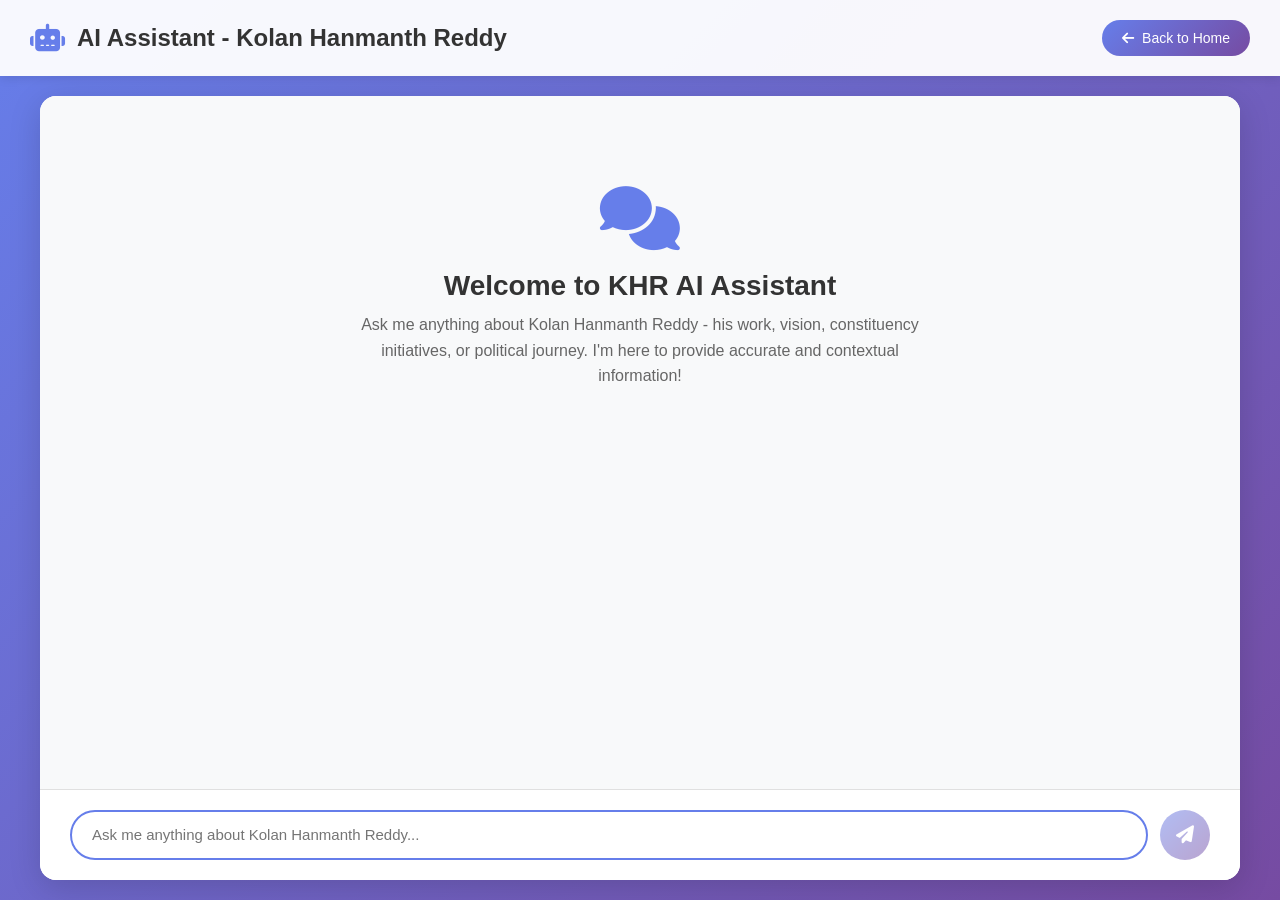
<file: ai-chat.html>
<!DOCTYPE html>
<html lang="en">
<head>
    <meta charset="UTF-8">
    <meta name="viewport" content="width=device-width, initial-scale=1.0">
    <title>AI Assistant - Kolan Hanmanth Reddy</title>
    <link rel="stylesheet" href="https://cdnjs.cloudflare.com/ajax/libs/font-awesome/6.4.0/css/all.min.css">
    <style>
        * {
            margin: 0;
            padding: 0;
            box-sizing: border-box;
        }

        body {
            font-family: 'Segoe UI', Tahoma, Geneva, Verdana, sans-serif;
            background: linear-gradient(135deg, #667eea 0%, #764ba2 100%);
            height: 100vh;
            display: flex;
            flex-direction: column;
            overflow: hidden;
        }

        /* Header */
        .chat-header {
            background: rgba(255, 255, 255, 0.95);
            padding: 20px 30px;
            box-shadow: 0 2px 10px rgba(0, 0, 0, 0.1);
            display: flex;
            align-items: center;
            justify-content: space-between;
        }

        .chat-header h1 {
            font-size: 24px;
            color: #333;
            display: flex;
            align-items: center;
            gap: 12px;
        }

        .chat-header h1 i {
            color: #667eea;
            font-size: 28px;
        }

        .back-btn {
            padding: 10px 20px;
            background: linear-gradient(135deg, #667eea 0%, #764ba2 100%);
            color: white;
            border: none;
            border-radius: 25px;
            cursor: pointer;
            font-size: 14px;
            text-decoration: none;
            display: flex;
            align-items: center;
            gap: 8px;
            transition: transform 0.2s;
        }

        .back-btn:hover {
            transform: translateY(-2px);
            box-shadow: 0 4px 12px rgba(102, 126, 234, 0.4);
        }

        /* Chat Container */
        .chat-container {
            flex: 1;
            max-width: 1200px;
            width: 100%;
            margin: 20px auto;
            background: white;
            border-radius: 16px;
            box-shadow: 0 8px 32px rgba(0, 0, 0, 0.15);
            display: flex;
            flex-direction: column;
            overflow: hidden;
        }

        /* Chat Messages */
        .chat-messages {
            flex: 1;
            overflow-y: auto;
            padding: 30px;
            background: #f8f9fa;
            scroll-behavior: smooth;
        }

        .chat-messages::-webkit-scrollbar {
            width: 8px;
        }

        .chat-messages::-webkit-scrollbar-track {
            background: #f1f1f1;
        }

        .chat-messages::-webkit-scrollbar-thumb {
            background: #888;
            border-radius: 4px;
        }

        .chat-messages::-webkit-scrollbar-thumb:hover {
            background: #555;
        }

        /* Welcome Message */
        .welcome-message {
            text-align: center;
            padding: 60px 20px;
            color: #666;
        }

        .welcome-message i {
            font-size: 64px;
            color: #667eea;
            margin-bottom: 20px;
        }

        .welcome-message h2 {
            font-size: 28px;
            color: #333;
            margin-bottom: 10px;
        }

        .welcome-message p {
            font-size: 16px;
            line-height: 1.6;
            max-width: 600px;
            margin: 0 auto;
        }

        /* Message Bubble */
        .message {
            display: flex;
            gap: 12px;
            margin-bottom: 24px;
            animation: fadeIn 0.3s ease-in;
        }

        @keyframes fadeIn {
            from {
                opacity: 0;
                transform: translateY(10px);
            }
            to {
                opacity: 1;
                transform: translateY(0);
            }
        }

        .message.user {
            flex-direction: row-reverse;
            margin-bottom: 18px;
        }

        .message-avatar {
            width: 40px;
            height: 40px;
            border-radius: 50%;
            display: flex;
            align-items: center;
            justify-content: center;
            flex-shrink: 0;
            font-size: 20px;
        }

        .message.user .message-avatar {
            background: linear-gradient(135deg, #667eea 0%, #764ba2 100%);
            color: white;
        }

        .message.assistant .message-avatar {
            background: linear-gradient(135deg, #f093fb 0%, #f5576c 100%);
            color: white;
        }

        .message-content {
            max-width: 70%;
            padding: 16px 20px;
            border-radius: 16px;
            line-height: 1.8;
            font-size: 15px;
            white-space: pre-wrap;
            word-wrap: break-word;
        }

        .message.user .message-content {
            background: linear-gradient(135deg, #667eea 0%, #764ba2 100%);
            color: white;
            border-bottom-right-radius: 4px;
            max-width: 60%;
            padding: 12px 18px;
            font-size: 14px;
            line-height: 1.5;
        }

        .message.assistant .message-content {
            background: white;
            color: #333;
            border: 1px solid #e0e0e0;
            border-bottom-left-radius: 4px;
        }

        .message.error .message-content {
            background: #fff3e0;
            color: #e65100;
            border: 1px solid #ffb74d;
        }

        /* Typing Indicator */
        .typing-indicator {
            display: none;
            padding: 15px 20px;
            background: white;
            border-radius: 16px;
            border-bottom-left-radius: 4px;
            border: 1px solid #e0e0e0;
            width: fit-content;
        }

        .typing-indicator.active {
            display: block;
        }

        .typing-indicator span {
            display: inline-block;
            width: 8px;
            height: 8px;
            border-radius: 50%;
            background: #667eea;
            margin: 0 2px;
            animation: bounce 1.4s infinite ease-in-out both;
        }

        .typing-indicator span:nth-child(1) {
            animation-delay: -0.32s;
        }

        .typing-indicator span:nth-child(2) {
            animation-delay: -0.16s;
        }

        @keyframes bounce {
            0%, 80%, 100% {
                transform: scale(0);
            }
            40% {
                transform: scale(1);
            }
        }

        /* Chat Input */
        .chat-input-container {
            padding: 20px 30px;
            background: white;
            border-top: 1px solid #e0e0e0;
        }

        .chat-input-form {
            display: flex;
            gap: 12px;
            align-items: flex-end;
        }

        .chat-input {
            flex: 1;
            padding: 14px 20px;
            border: 2px solid #e0e0e0;
            border-radius: 25px;
            font-size: 15px;
            font-family: inherit;
            resize: none;
            max-height: 150px;
            min-height: 50px;
            transition: border-color 0.2s;
        }

        .chat-input:focus {
            outline: none;
            border-color: #667eea;
        }

        .send-btn {
            width: 50px;
            height: 50px;
            border-radius: 50%;
            background: linear-gradient(135deg, #667eea 0%, #764ba2 100%);
            color: white;
            border: none;
            cursor: pointer;
            display: flex;
            align-items: center;
            justify-content: center;
            font-size: 18px;
            transition: all 0.2s;
            flex-shrink: 0;
        }

        .send-btn:hover:not(:disabled) {
            transform: scale(1.05);
            box-shadow: 0 4px 12px rgba(102, 126, 234, 0.4);
        }

        .send-btn:disabled {
            opacity: 0.5;
            cursor: not-allowed;
        }

        .clear-btn {
            padding: 10px 18px;
            background: #f44336;
            color: white;
            border: none;
            border-radius: 25px;
            cursor: pointer;
            font-size: 14px;
            display: flex;
            align-items: center;
            gap: 6px;
            transition: all 0.2s;
        }

        .clear-btn:hover {
            background: #d32f2f;
            transform: translateY(-2px);
        }

        /* Responsive */
        @media (max-width: 768px) {
            .chat-header {
                padding: 15px 20px;
            }

            .chat-header h1 {
                font-size: 18px;
            }

            .chat-container {
                margin: 10px;
                border-radius: 12px;
            }

            .chat-messages {
                padding: 20px 15px;
            }

            .message-content {
                max-width: 85%;
                font-size: 14px;
                padding: 12px 16px;
            }

            .message.user .message-content {
                max-width: 75%;
                font-size: 13px;
                padding: 10px 14px;
            }

            .chat-input-container {
                padding: 15px 20px;
            }

            .welcome-message {
                padding: 40px 15px;
            }

            .welcome-message i {
                font-size: 48px;
            }

            .welcome-message h2 {
                font-size: 22px;
            }
        }
    </style>
</head>
<body>
    <!-- Header -->
    <div class="chat-header">
        <h1>
            <i class="fas fa-robot"></i>
            AI Assistant - Kolan Hanmanth Reddy
        </h1>
        <div style="display: flex; gap: 12px;">
            <button class="clear-btn" onclick="clearChat()" id="clearBtn" style="display: none;">
                <i class="fas fa-trash"></i>
                Clear Chat
            </button>
            <a href="index.html" class="back-btn">
                <i class="fas fa-arrow-left"></i>
                Back to Home
            </a>
        </div>
    </div>

    <!-- Chat Container -->
    <div class="chat-container">
        <div class="chat-messages" id="chatMessages">
            <!-- Welcome Message -->
            <div class="welcome-message" id="welcomeMessage">
                <i class="fas fa-comments"></i>
                <h2>Welcome to KHR AI Assistant</h2>
                <p>Ask me anything about Kolan Hanmanth Reddy - his work, vision, constituency initiatives, or political journey. I'm here to provide accurate and contextual information!</p>
            </div>
        </div>

        <!-- Typing Indicator -->
        <div class="typing-indicator" id="typingIndicator" style="margin: 0 30px 20px 30px;">
            <span></span>
            <span></span>
            <span></span>
        </div>

        <!-- Chat Input -->
        <div class="chat-input-container">
            <form class="chat-input-form" id="chatForm" onsubmit="sendMessage(event)">
                <textarea 
                    class="chat-input" 
                    id="chatInput" 
                    placeholder="Ask me anything about Kolan Hanmanth Reddy..." 
                    rows="1"
                    onkeydown="handleKeyPress(event)"
                ></textarea>
                <button type="submit" class="send-btn" id="sendBtn" disabled>
                    <i class="fas fa-paper-plane"></i>
                </button>
            </form>
        </div>
    </div>

    <script>
        let conversationHistory = [];
        let isProcessing = false;
        let userIsScrolling = false;
        let scrollTimeout;
        let lastScrollTop = 0;

        // Detect if user is scrolling up to read
        const messagesContainer = document.getElementById('chatMessages');
        messagesContainer.addEventListener('scroll', function() {
            const currentScrollTop = messagesContainer.scrollTop;
            const isNearBottom = messagesContainer.scrollHeight - messagesContainer.scrollTop - messagesContainer.clientHeight < 100;
            
            // If user scrolled up or is not near bottom, mark as reading
            if (currentScrollTop < lastScrollTop || !isNearBottom) {
                userIsScrolling = true;
                
                // Clear timeout and set new one - keep userIsScrolling true for 2 seconds
                clearTimeout(scrollTimeout);
                scrollTimeout = setTimeout(() => {
                    // Only reset if still near bottom
                    const stillNearBottom = messagesContainer.scrollHeight - messagesContainer.scrollTop - messagesContainer.clientHeight < 100;
                    if (stillNearBottom) {
                        userIsScrolling = false;
                    }
                }, 2000);
            } else if (isNearBottom) {
                userIsScrolling = false;
            }
            
            lastScrollTop = currentScrollTop;
        });

        // Auto-resize textarea and control send button
        const chatInput = document.getElementById('chatInput');
        chatInput.addEventListener('input', function() {
            this.style.height = 'auto';
            this.style.height = (this.scrollHeight) + 'px';
            
            // Enable/disable send button based on input content
            const sendBtn = document.getElementById('sendBtn');
            const hasText = this.value.trim().length > 0;
            
            // Only enable if there's text AND not currently processing
            if (hasText && !isProcessing) {
                sendBtn.disabled = false;
            } else {
                sendBtn.disabled = true;
            }
        });

        // Handle Enter key press
        function handleKeyPress(event) {
            if (event.key === 'Enter' && !event.shiftKey) {
                event.preventDefault();
                sendMessage(event);
            }
        }

        // Smooth scroll to bottom
        function smoothScrollToBottom() {
            if (!userIsScrolling) {
                messagesContainer.scrollTo({
                    top: messagesContainer.scrollHeight,
                    behavior: 'smooth'
                });
            }
        }

        // Send message
        async function sendMessage(event) {
            event.preventDefault();
            
            if (isProcessing) return;
            
            const input = document.getElementById('chatInput');
            const message = input.value.trim();
            
            if (!message) return;
            
            // Hide welcome message
            const welcomeMsg = document.getElementById('welcomeMessage');
            if (welcomeMsg) {
                welcomeMsg.style.display = 'none';
            }
            
            // Show clear button
            document.getElementById('clearBtn').style.display = 'flex';
            
            // User is interacting, allow auto-scroll
            userIsScrolling = false;
            
            // Add user message to UI
            addMessage('user', message);
            
            // Clear input
            input.value = '';
            input.style.height = 'auto';
            
            // Disable send button
            isProcessing = true;
            document.getElementById('sendBtn').disabled = true;
            
            // Show typing indicator
            const typingIndicator = document.getElementById('typingIndicator');
            typingIndicator.classList.add('active');
            smoothScrollToBottom();
            
            // Add to conversation history
            conversationHistory.push({
                role: 'user',
                content: message
            });
            
            try {
                const response = await fetch('/api/chat', {
                    method: 'POST',
                    headers: {
                        'Content-Type': 'application/json'
                    },
                    body: JSON.stringify({
                        message: message,
                        history: conversationHistory
                    })
                });
                
                const data = await response.json();
                
                // Hide typing indicator
                typingIndicator.classList.remove('active');
                
                if (data.success) {
                    // Add assistant message with typing effect
                    addMessageWithTypingEffect('assistant', data.response);
                    
                    // Update conversation history
                    conversationHistory.push({
                        role: 'assistant',
                        content: data.response
                    });
                    // Note: Send button will be enabled after typing completes
                } else {
                    addMessage('error', data.message || 'Sorry, something went wrong. Please try again.');
                    // Enable send button for error messages
                    enableSendButton();
                }
            } catch (error) {
                console.error('Error:', error);
                typingIndicator.classList.remove('active');
                addMessage('error', 'Failed to connect to the AI assistant. Please check if the server is running.');
                // Enable send button for error messages (no typing effect)
                isProcessing = false;
                document.getElementById('sendBtn').disabled = false;
                input.focus();
            }
        }

        // Enable send button after response is complete
        function enableSendButton() {
            isProcessing = false;
            document.getElementById('sendBtn').disabled = false;
            document.getElementById('chatInput').focus();
        }
        

        // Add message to chat
        function addMessage(type, content) {
            const messageDiv = document.createElement('div');
            messageDiv.className = `message ${type}`;
            
            let avatarIcon = '';
            if (type === 'user') {
                avatarIcon = '<i class="fas fa-user"></i>';
            } else if (type === 'assistant') {
                avatarIcon = '<i class="fas fa-robot"></i>';
            } else if (type === 'error') {
                avatarIcon = '<i class="fas fa-exclamation-triangle"></i>';
            }
            
            messageDiv.innerHTML = `
                <div class="message-avatar">
                    ${avatarIcon}
                </div>
                <div class="message-content">
                    ${escapeHtml(content)}
                </div>
            `;
            
            messagesContainer.appendChild(messageDiv);
            smoothScrollToBottom();
        }

        // Add message with typing effect
        function addMessageWithTypingEffect(type, content) {
            const messageDiv = document.createElement('div');
            messageDiv.className = `message ${type}`;
            
            let avatarIcon = '<i class="fas fa-robot"></i>';
            
            messageDiv.innerHTML = `
                <div class="message-avatar">
                    ${avatarIcon}
                </div>
                <div class="message-content"></div>
            `;
            
            messagesContainer.appendChild(messageDiv);
            
            const contentDiv = messageDiv.querySelector('.message-content');
            let index = 0;
            
            // Typing effect - character by character while preserving line breaks
            function typeNextChar() {
                if (index < content.length) {
                    const char = content[index];
                    
                    // Add character, convert newlines to <br>
                    if (char === '\n') {
                        contentDiv.innerHTML += '<br>';
                    } else {
                        // Escape special HTML characters
                        const escapedChar = char
                            .replace(/&/g, '&amp;')
                            .replace(/</g, '&lt;')
                            .replace(/>/g, '&gt;')
                            .replace(/"/g, '&quot;')
                            .replace(/'/g, '&#039;');
                        contentDiv.innerHTML += escapedChar;
                    }
                    
                    index++;
                    
                    // Check if we're at bottom before scrolling
                    const isAtBottom = messagesContainer.scrollHeight - messagesContainer.scrollTop - messagesContainer.clientHeight < 50;
                    
                    // Only scroll if user is at bottom and not actively scrolling up
                    if (isAtBottom && !userIsScrolling && index % 3 === 0) {
                        smoothScrollToBottom();
                    }
                    
                    // Vary speed slightly for more natural feel
                    const speed = Math.random() * 10 + 5;
                    setTimeout(typeNextChar, speed);
                } else {
                    // Final scroll when complete, only if at bottom
                    const isAtBottom = messagesContainer.scrollHeight - messagesContainer.scrollTop - messagesContainer.clientHeight < 50;
                    if (isAtBottom && !userIsScrolling) {
                        smoothScrollToBottom();
                    }
                    
                    // Typing complete - enable send button
                    enableSendButton();
                }
            }
            
            typeNextChar();
        }

        // Clear chat
        function clearChat() {
            if (confirm('Are you sure you want to clear the conversation?')) {
                conversationHistory = [];
                const messagesContainer = document.getElementById('chatMessages');
                messagesContainer.innerHTML = `
                    <div class="welcome-message" id="welcomeMessage">
                        <i class="fas fa-comments"></i>
                        <h2>Welcome to KHR AI Assistant</h2>
                        <p>Ask me anything about Kolan Hanmanth Reddy - his work, vision, constituency initiatives, or political journey. I'm here to provide accurate and contextual information!</p>
                    </div>
                `;
                document.getElementById('clearBtn').style.display = 'none';
            }
        }

        // Escape HTML
        function escapeHtml(text) {
            const div = document.createElement('div');
            div.textContent = text;
            return div.innerHTML.replace(/\n/g, '<br>');
        }

        // Focus input on load
        window.addEventListener('load', () => {
            document.getElementById('chatInput').focus();
        });
    </script>
</body>
</html>
</file>
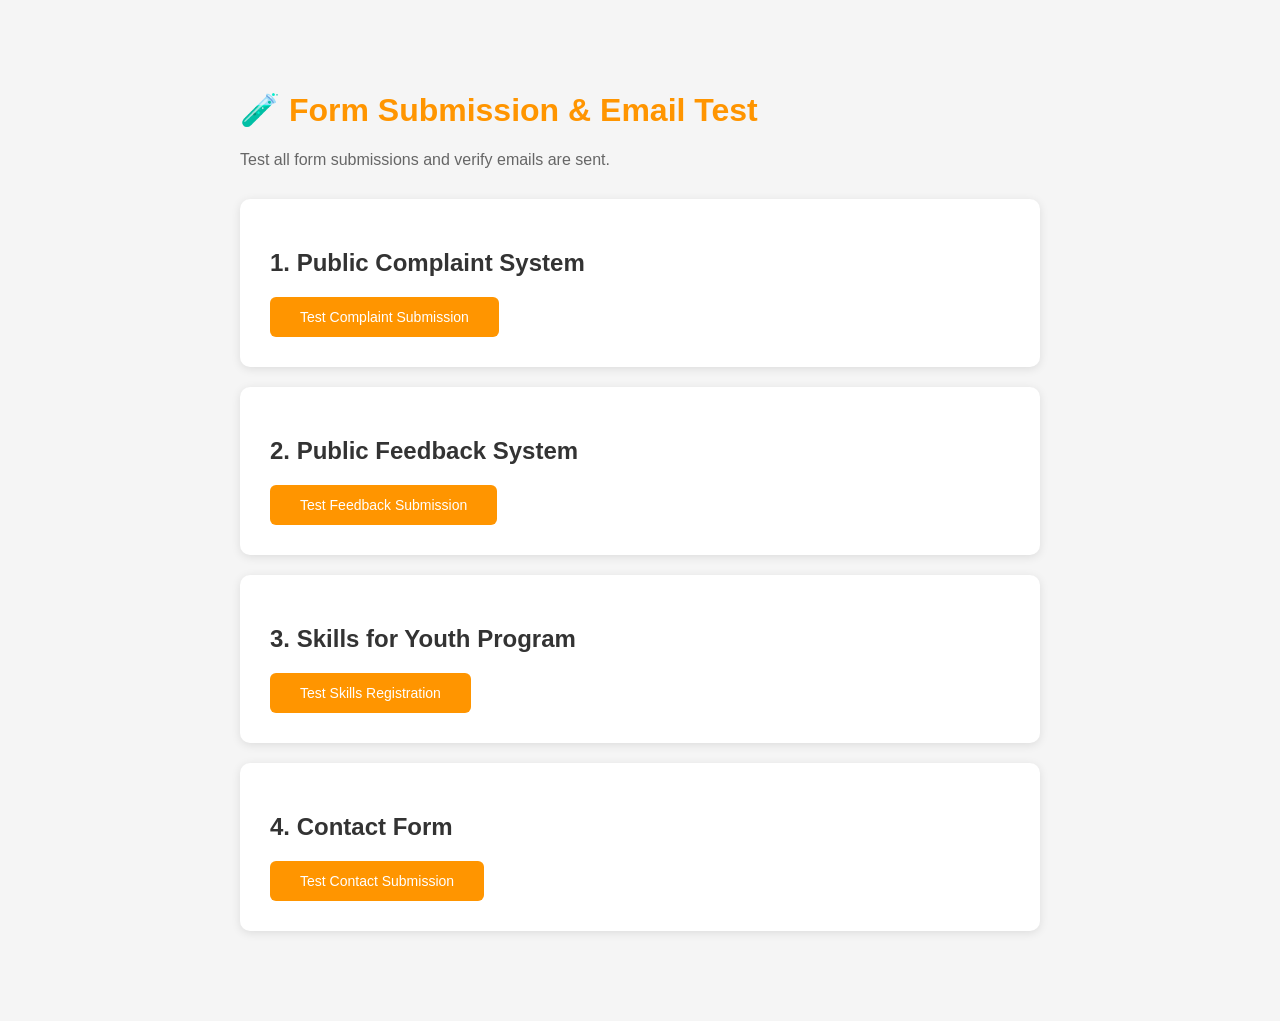
<file: test-forms.html>
<!DOCTYPE html>
<html lang="en">
<head>
    <meta charset="UTF-8">
    <meta name="viewport" content="width=device-width, initial-scale=1.0">
    <title>Test Forms - KHR</title>
    <style>
        body {
            font-family: Arial, sans-serif;
            max-width: 800px;
            margin: 50px auto;
            padding: 20px;
            background: #f5f5f5;
        }
        .test-section {
            background: white;
            padding: 30px;
            margin-bottom: 20px;
            border-radius: 10px;
            box-shadow: 0 2px 10px rgba(0,0,0,0.1);
        }
        h1 { color: #ff9500; }
        h2 { color: #333; margin-bottom: 20px; }
        button {
            background: #ff9500;
            color: white;
            border: none;
            padding: 12px 30px;
            border-radius: 6px;
            cursor: pointer;
            font-size: 14px;
            margin-right: 10px;
        }
        button:hover { background: #e68900; }
        button:disabled { opacity: 0.5; cursor: not-allowed; }
        .result {
            margin-top: 15px;
            padding: 15px;
            border-radius: 6px;
            display: none;
        }
        .result.success {
            background: #d4edda;
            color: #155724;
            border: 1px solid #c3e6cb;
        }
        .result.error {
            background: #f8d7da;
            color: #721c24;
            border: 1px solid #f5c6cb;
        }
        .result.show { display: block; }
        pre {
            background: #f9f9f9;
            padding: 10px;
            border-radius: 4px;
            overflow-x: auto;
        }
    </style>
</head>
<body>
    <h1>🧪 Form Submission & Email Test</h1>
    <p style="color: #666; margin-bottom: 30px;">Test all form submissions and verify emails are sent.</p>
    
    <!-- Complaint Test -->
    <div class="test-section">
        <h2>1. Public Complaint System</h2>
        <button onclick="testComplaint()">Test Complaint Submission</button>
        <div id="complaintResult" class="result"></div>
    </div>
    
    <!-- Feedback Test -->
    <div class="test-section">
        <h2>2. Public Feedback System</h2>
        <button onclick="testFeedback()">Test Feedback Submission</button>
        <div id="feedbackResult" class="result"></div>
    </div>
    
    <!-- Skills Test -->
    <div class="test-section">
        <h2>3. Skills for Youth Program</h2>
        <button onclick="testSkills()">Test Skills Registration</button>
        <div id="skillsResult" class="result"></div>
    </div>
    
    <!-- Contact Test -->
    <div class="test-section">
        <h2>4. Contact Form</h2>
        <button onclick="testContact()">Test Contact Submission</button>
        <div id="contactResult" class="result"></div>
    </div>

    <script>
        async function testComplaint() {
            const resultDiv = document.getElementById('complaintResult');
            resultDiv.className = 'result';
            resultDiv.textContent = 'Testing...';
            resultDiv.classList.add('show');
            
            try {
                const response = await fetch('/api/complaint', {
                    method: 'POST',
                    headers: { 'Content-Type': 'application/json' },
                    body: JSON.stringify({
                        name: 'Test User',
                        phone: '9876543210',
                        email: 'ranjith888999@gmail.com',
                        area: 'Bachupally',
                        category: 'Infrastructure',
                        subject: 'Test Complaint',
                        message: 'This is a test complaint from the test page',
                        address: 'Test Address, Quthbullapur'
                    })
                });
                
                const result = await response.json();
                
                if (result.success) {
                    resultDiv.className = 'result success show';
                    resultDiv.innerHTML = `
                        <strong>✓ Success!</strong><br>
                        ${result.message}<br>
                        <strong>Reference Number:</strong> ${result.reference_number}<br>
                        <small>Check email: ranjith888999@gmail.com</small>
                    `;
                } else {
                    resultDiv.className = 'result error show';
                    resultDiv.textContent = '✗ Error: ' + result.message;
                }
            } catch (error) {
                resultDiv.className = 'result error show';
                resultDiv.textContent = '✗ Network Error: ' + error.message;
            }
        }
        
        async function testFeedback() {
            const resultDiv = document.getElementById('feedbackResult');
            resultDiv.className = 'result';
            resultDiv.textContent = 'Testing...';
            resultDiv.classList.add('show');
            
            try {
                const response = await fetch('/api/feedback', {
                    method: 'POST',
                    headers: { 'Content-Type': 'application/json' },
                    body: JSON.stringify({
                        name: 'Test User',
                        email: 'ranjith888999@gmail.com',
                        phone: '9876543210',
                        category: 'Service Quality',
                        rating: 5,
                        message: 'This is test feedback from the test page'
                    })
                });
                
                const result = await response.json();
                
                if (result.success) {
                    resultDiv.className = 'result success show';
                    resultDiv.innerHTML = `
                        <strong>✓ Success!</strong><br>
                        ${result.message}<br>
                        <small>Check email: ranjith888999@gmail.com</small>
                    `;
                } else {
                    resultDiv.className = 'result error show';
                    resultDiv.textContent = '✗ Error: ' + result.message;
                }
            } catch (error) {
                resultDiv.className = 'result error show';
                resultDiv.textContent = '✗ Network Error: ' + error.message;
            }
        }
        
        async function testSkills() {
            const resultDiv = document.getElementById('skillsResult');
            resultDiv.className = 'result';
            resultDiv.textContent = 'Testing...';
            resultDiv.classList.add('show');
            
            try {
                const response = await fetch('/api/skills-registration', {
                    method: 'POST',
                    headers: { 'Content-Type': 'application/json' },
                    body: JSON.stringify({
                        name: 'Test User',
                        phone: '9876543210',
                        email: 'ranjith888999@gmail.com',
                        dob: '2000-01-01',
                        education: 'Graduate',
                        institution: 'Test University',
                        location: 'Bachupally',
                        city: 'Hyderabad',
                        motivation: 'This is a test registration for skills development program'
                    })
                });
                
                const result = await response.json();
                
                if (result.success) {
                    resultDiv.className = 'result success show';
                    resultDiv.innerHTML = `
                        <strong>✓ Success!</strong><br>
                        ${result.message}<br>
                        <small>Check email: ranjith888999@gmail.com</small>
                    `;
                } else {
                    resultDiv.className = 'result error show';
                    resultDiv.textContent = '✗ Error: ' + result.message;
                }
            } catch (error) {
                resultDiv.className = 'result error show';
                resultDiv.textContent = '✗ Network Error: ' + error.message;
            }
        }
        
        async function testContact() {
            const resultDiv = document.getElementById('contactResult');
            resultDiv.className = 'result';
            resultDiv.textContent = 'Testing...';
            resultDiv.classList.add('show');
            
            try {
                const response = await fetch('/api/contact', {
                    method: 'POST',
                    headers: { 'Content-Type': 'application/json' },
                    body: JSON.stringify({
                        name: 'Test User',
                        email: 'ranjith888999@gmail.com',
                        phone: '9876543210',
                        subject: 'Test Contact Message',
                        message: 'This is a test message from the contact form test page'
                    })
                });
                
                const result = await response.json();
                
                if (result.success) {
                    resultDiv.className = 'result success show';
                    resultDiv.innerHTML = `
                        <strong>✓ Success!</strong><br>
                        ${result.message}<br>
                        <small>Check email: ranjith888999@gmail.com</small>
                    `;
                } else {
                    resultDiv.className = 'result error show';
                    resultDiv.textContent = '✗ Error: ' + result.message;
                }
            } catch (error) {
                resultDiv.className = 'result error show';
                resultDiv.textContent = '✗ Network Error: ' + error.message;
            }
        }
    </script>
</body>
</html>
</file>
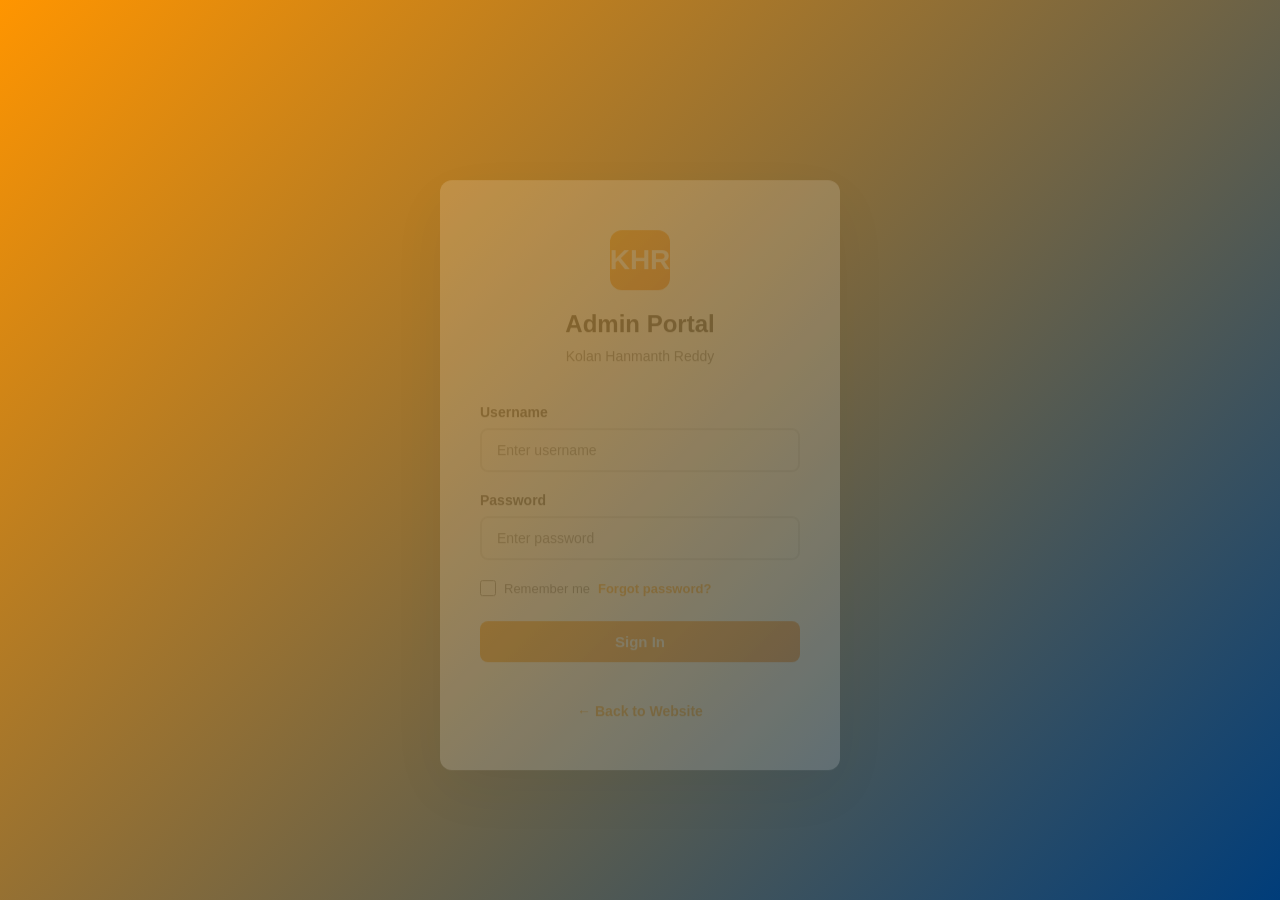
<file: admin/dashboard.html>
<!DOCTYPE html>
<html lang="en">
<head>
    <meta charset="UTF-8">
    <meta name="viewport" content="width=device-width, initial-scale=1.0">
    <title>Admin Dashboard - Kolan Hanmanth Reddy</title>
    <link href="https://fonts.googleapis.com/css2?family=Inter:wght@300;400;500;600;700;800&display=swap" rel="stylesheet">
    <link rel="stylesheet" href="https://cdnjs.cloudflare.com/ajax/libs/font-awesome/6.4.0/css/all.min.css">
    <style>
        * {
            margin: 0;
            padding: 0;
            box-sizing: border-box;
        }

        body {
            font-family: 'Inter', sans-serif;
            background: #f5f5f5;
            color: #1a1a1a;
        }

        .dashboard-container {
            display: flex;
            min-height: 100vh;
        }

        /* Sidebar */
        .sidebar {
            width: 280px;
            background: white;
            box-shadow: 0 4px 15px rgba(0, 0, 0, 0.1);
            position: fixed;
            height: 100vh;
            overflow-y: auto;
            z-index: 100;
        }

        .sidebar-header {
            padding: 30px 20px;
            border-bottom: 2px solid #f5f5f5;
            text-align: center;
        }

        .sidebar-logo {
            width: 50px;
            height: 50px;
            background: linear-gradient(135deg, #ff9500, #ff7800);
            border-radius: 10px;
            display: flex;
            justify-content: center;
            align-items: center;
            color: white;
            font-size: 24px;
            font-weight: 800;
            margin: 0 auto 15px;
        }

        .sidebar-header h2 {
            font-size: 16px;
            color: #003d7a;
            margin-bottom: 5px;
        }

        .sidebar-header p {
            font-size: 12px;
            color: #999;
        }

        .sidebar-menu {
            list-style: none;
            padding: 20px 0;
        }

        .sidebar-menu li {
            margin: 0;
        }

        .sidebar-menu a {
            display: flex;
            align-items: center;
            gap: 12px;
            padding: 15px 20px;
            color: #666;
            text-decoration: none;
            transition: all 0.3s;
            border-left: 3px solid transparent;
        }

        .sidebar-menu a:hover,
        .sidebar-menu a.active {
            background: #f5f5f5;
            color: #ff9500;
            border-left-color: #ff9500;
        }

        .sidebar-menu i {
            font-size: 18px;
            width: 20px;
        }

        .sidebar-logout {
            position: absolute;
            bottom: 20px;
            left: 0;
            right: 0;
            padding: 0 20px;
        }

        .logout-btn {
            width: 100%;
            padding: 12px;
            background: #f44336;
            color: white;
            border: none;
            border-radius: 6px;
            cursor: pointer;
            font-weight: 600;
            font-size: 14px;
            transition: all 0.3s;
        }

        .logout-btn:hover {
            background: #d32f2f;
            transform: translateY(-2px);
        }

        /* Main Content */
        .main-content {
            margin-left: 280px;
            flex: 1;
            padding: 30px;
        }

        .topbar {
            background: white;
            padding: 20px 30px;
            border-radius: 8px;
            display: flex;
            justify-content: space-between;
            align-items: center;
            margin-bottom: 30px;
            box-shadow: 0 2px 10px rgba(0, 0, 0, 0.05);
        }

        .topbar h1 {
            font-size: 24px;
            color: #003d7a;
        }

        .topbar-right {
            display: flex;
            align-items: center;
            gap: 20px;
        }

        /* Dashboard Grid */
        .stats-grid {
            display: grid;
            grid-template-columns: repeat(auto-fit, minmax(200px, 1fr));
            gap: 20px;
            margin-bottom: 30px;
        }

        .stat-card {
            background: white;
            padding: 25px;
            border-radius: 8px;
            box-shadow: 0 2px 10px rgba(0, 0, 0, 0.05);
            text-align: center;
        }

        .stat-card i {
            font-size: 32px;
            color: #ff9500;
            margin-bottom: 10px;
        }

        .stat-card .number {
            font-size: 28px;
            font-weight: 700;
            color: #003d7a;
            margin: 10px 0;
        }

        .stat-card .label {
            color: #999;
            font-size: 13px;
        }

        /* Tabs */
        .tabs {
            display: flex;
            gap: 10px;
            margin-bottom: 20px;
            background: white;
            padding: 15px 30px;
            border-radius: 8px;
            box-shadow: 0 2px 10px rgba(0, 0, 0, 0.05);
        }

        .tab {
            padding: 8px 15px;
            background: #f5f5f5;
            border: none;
            border-radius: 6px;
            cursor: pointer;
            font-weight: 600;
            font-size: 14px;
            color: #666;
            transition: all 0.3s;
        }

        .tab.active {
            background: #ff9500;
            color: white;
        }

        .tab:hover {
            background: #ff9500;
            color: white;
        }

        /* Data Table */
        .table-container {
            background: white;
            border-radius: 8px;
            box-shadow: 0 2px 10px rgba(0, 0, 0, 0.05);
            overflow: hidden;
        }

        table {
            width: 100%;
            border-collapse: collapse;
        }

        th {
            background: #f5f5f5;
            padding: 15px;
            text-align: left;
            font-weight: 600;
            color: #333;
            border-bottom: 2px solid #e0e0e0;
            font-size: 13px;
        }

        td {
            padding: 15px;
            border-bottom: 1px solid #e0e0e0;
            font-size: 13px;
        }

        tr:hover {
            background: #f9f9f9;
        }

        .status-badge {
            display: inline-block;
            padding: 4px 12px;
            border-radius: 20px;
            font-size: 12px;
            font-weight: 600;
        }

        .status-pending {
            background: #fff3cd;
            color: #856404;
        }

        .status-resolved {
            background: #d4edda;
            color: #155724;
        }

        .status-rejected {
            background: #f8d7da;
            color: #721c24;
        }

        .status-approved {
            background: #d4edda;
            color: #155724;
        }

        .action-btn {
            padding: 6px 12px;
            margin: 0 3px;
            border: none;
            border-radius: 4px;
            cursor: pointer;
            font-size: 12px;
            font-weight: 600;
            transition: all 0.3s;
        }

        .action-view {
            background: #1e88e5;
            color: white;
        }

        .action-view:hover {
            background: #1565c0;
        }

        .action-update {
            background: #4caf50;
            color: white;
        }

        .action-update:hover {
            background: #388e3c;
        }

        .action-delete {
            background: #f44336;
            color: white;
        }

        .action-delete:hover {
            background: #d32f2f;
        }

        /* Modal */
        .modal {
            display: none;
            position: fixed;
            z-index: 1000;
            left: 0;
            top: 0;
            width: 100%;
            height: 100%;
            background-color: rgba(0, 0, 0, 0.5);
            animation: fadeIn 0.3s ease;
        }

        @keyframes fadeIn {
            from { opacity: 0; }
            to { opacity: 1; }
        }

        .modal.show {
            display: flex;
            justify-content: center;
            align-items: center;
        }

        .modal-content {
            background: white;
            padding: 30px;
            border-radius: 8px;
            max-width: 500px;
            width: 90%;
            box-shadow: 0 10px 40px rgba(0, 0, 0, 0.2);
            animation: slideUp 0.3s ease;
        }

        @keyframes slideUp {
            from {
                opacity: 0;
                transform: translateY(20px);
            }
            to {
                opacity: 1;
                transform: translateY(0);
            }
        }

        .modal-header {
            display: flex;
            justify-content: space-between;
            align-items: center;
            margin-bottom: 20px;
            padding-bottom: 15px;
            border-bottom: 2px solid #f5f5f5;
        }

        .modal-header h2 {
            font-size: 20px;
            color: #003d7a;
        }

        .close-btn {
            background: none;
            border: none;
            font-size: 24px;
            cursor: pointer;
            color: #999;
        }

        .modal-body {
            margin-bottom: 20px;
            max-height: 60vh;
            overflow-y: auto;
        }

        .modal-footer {
            display: flex;
            gap: 10px;
            justify-content: flex-end;
        }

        .form-group {
            margin-bottom: 15px;
        }

        .form-group label {
            display: block;
            margin-bottom: 5px;
            font-weight: 600;
            color: #333;
            font-size: 13px;
        }

        .form-group input,
        .form-group select,
        .form-group textarea {
            width: 100%;
            padding: 8px 12px;
            border: 2px solid #e0e0e0;
            border-radius: 4px;
            font-family: 'Inter', sans-serif;
            font-size: 13px;
        }

        .form-group textarea {
            resize: vertical;
            min-height: 100px;
        }

        /* Empty State */
        .empty-state {
            text-align: center;
            padding: 60px 20px;
            color: #999;
        }

        .empty-state i {
            font-size: 48px;
            margin-bottom: 20px;
            color: #ddd;
        }

        .empty-state p {
            font-size: 16px;
            margin-bottom: 5px;
        }

        /* Responsive */
        @media (max-width: 768px) {
            .sidebar {
                width: 70px;
            }

            .sidebar-header p {
                display: none;
            }

            .sidebar-menu a {
                justify-content: center;
                padding: 15px;
            }

            .sidebar-menu span {
                display: none;
            }

            .main-content {
                margin-left: 70px;
                padding: 15px;
            }

            .stats-grid {
                grid-template-columns: 1fr;
            }

            .tabs {
                flex-wrap: wrap;
            }

            table {
                font-size: 12px;
            }

            td, th {
                padding: 10px;
            }

            .action-btn {
                padding: 4px 8px;
                font-size: 11px;
            }
        }
    </style>
</head>
<body>
    <div class="dashboard-container">
        <!-- Sidebar -->
        <aside class="sidebar">
            <div class="sidebar-header">
                <div class="sidebar-logo">KHR</div>
                <h2>Admin Portal</h2>
                <p>Dashboard</p>
            </div>

            <ul class="sidebar-menu">
                <li><a href="#" class="menu-link active" data-section="overview"><i class="fas fa-chart-line"></i> <span>Overview</span></a></li>
                <li><a href="#" class="menu-link" data-section="complaints"><i class="fas fa-file-alt"></i> <span>Complaints</span></a></li>
                <li><a href="#" class="menu-link" data-section="feedback"><i class="fas fa-comments"></i> <span>Feedback</span></a></li>
                <li><a href="#" class="menu-link" data-section="skills"><i class="fas fa-graduation-cap"></i> <span>Skills Program</span></a></li>
                <li><a href="#" class="menu-link" data-section="community-impact"><i class="fas fa-hands-helping"></i> <span>Community Impact</span></a></li>
                <li><a href="#" class="menu-link" data-section="news"><i class="fas fa-newspaper"></i> <span>News & Updates</span></a></li>
                <li><a href="#" class="menu-link" data-section="media"><i class="fas fa-photo-video"></i> <span>Media & Recognition</span></a></li>
                <li><a href="#" class="menu-link" data-section="testimonials"><i class="fas fa-quote-left"></i> <span>Testimonials</span></a></li>
                <li><a href="#" class="menu-link" data-section="gallery"><i class="fas fa-images"></i> <span>Photo & Video Gallery</span></a></li>
                <li><a href="#" class="menu-link" data-section="contacts"><i class="fas fa-envelope"></i> <span>Messages</span></a></li>
            </ul>
<!-- 
            <div class="sidebar-logout">
                <button class="logout-btn" onclick="logout()"><i class="fas fa-sign-out-alt"></i> Logout</button>
            </div> -->
        </aside>

        <!-- Main Content -->
        <main class="main-content">
            <!-- Topbar -->
            <div class="topbar">
                <h1 id="pageTitle">Dashboard Overview</h1>
                <div class="topbar-right">
                    <span id="userName">Admin</span>
                    <button class="logout-btn" onclick="logout()" style="width: auto; padding: 8px 15px;"><i class="fas fa-sign-out-alt"></i></button>
                </div>
            </div>

            <!-- Overview Section -->
            <div id="overview" class="section active">
                <div class="stats-grid">
                    <div class="stat-card">
                        <i class="fas fa-file-alt"></i>
                        <div class="number" id="complaintCount">0</div>
                        <div class="label">Total Complaints</div>
                    </div>
                    <div class="stat-card">
                        <i class="fas fa-comments"></i>
                        <div class="number" id="feedbackCount">0</div>
                        <div class="label">Feedback Received</div>
                    </div>
                    <div class="stat-card">
                        <i class="fas fa-graduation-cap"></i>
                        <div class="number" id="skillsCount">0</div>
                        <div class="label">Skills Registrations</div>
                    </div>
                    <div class="stat-card">
                        <i class="fas fa-hands-helping"></i>
                        <div class="number" id="communityImpactCount">0</div>
                        <div class="label">Community Impact Items</div>
                    </div>
                    <div class="stat-card">
                        <i class="fas fa-newspaper"></i>
                        <div class="number" id="newsCount">0</div>
                        <div class="label">News & Updates</div>
                    </div>
                    <div class="stat-card">
                        <i class="fas fa-photo-video"></i>
                        <div class="number" id="mediaCount">0</div>
                        <div class="label">Media & Recognition</div>
                    </div>
                    <div class="stat-card">
                        <i class="fas fa-quote-left"></i>
                        <div class="number" id="testimonialsCount">0</div>
                        <div class="label">Testimonials</div>
                    </div>
                    <div class="stat-card">
                        <i class="fas fa-images"></i>
                        <div class="number" id="galleryCount">0</div>
                        <div class="label">Gallery Items</div>
                    </div>
                    <div class="stat-card">
                        <i class="fas fa-envelope"></i>
                        <div class="number" id="contactsCount">0</div>
                        <div class="label">Messages</div>
                    </div>
                </div>
            </div>

            <!-- Complaints Section -->
            <div id="complaints" class="section">
                <div class="tabs">
                    <button class="tab active" data-filter="all">All</button>
                    <button class="tab" data-filter="pending">Pending</button>
                    <button class="tab" data-filter="resolved">Resolved</button>
                </div>
                <div class="table-container">
                    <table id="complaintsTable">
                        <thead>
                            <tr>
                                <th>Reference</th>
                                <th>Name</th>
                                <th>Category</th>
                                <th>Subject</th>
                                <th>Status</th>
                                <th>Date</th>
                                <th>Actions</th>
                            </tr>
                        </thead>
                        <tbody id="complaintsList"></tbody>
                    </table>
                    <div id="complaintsEmpty" class="empty-state">
                        <i class="fas fa-inbox"></i>
                        <p>No complaints found</p>
                    </div>
                </div>
            </div>

            <!-- Feedback Section -->
            <div id="feedback" class="section">
                <div class="table-container">
                    <table id="feedbackTable">
                        <thead>
                            <tr>
                                <th>Name</th>
                                <th>Category</th>
                                <th>Rating</th>
                                <th>Message</th>
                                <th>Date</th>
                                <th>Actions</th>
                            </tr>
                        </thead>
                        <tbody id="feedbackList"></tbody>
                    </table>
                    <div id="feedbackEmpty" class="empty-state">
                        <i class="fas fa-inbox"></i>
                        <p>No feedback received</p>
                    </div>
                </div>
            </div>

            <!-- Skills Section -->
            <div id="skills" class="section">
                <div class="tabs">
                    <button class="tab active" data-filter="all">All</button>
                    <button class="tab" data-filter="pending">Pending</button>
                    <button class="tab" data-filter="approved">Approved</button>
                </div>
                <div class="table-container">
                    <table id="skillsTable">
                        <thead>
                            <tr>
                                <th>Name</th>
                                <th>Email</th>
                                <th>Education</th>
                                <th>Location</th>
                                <th>Status</th>
                                <th>Date</th>
                                <th>Actions</th>
                            </tr>
                        </thead>
                        <tbody id="skillsList"></tbody>
                    </table>
                    <div id="skillsEmpty" class="empty-state">
                        <i class="fas fa-inbox"></i>
                        <p>No registrations found</p>
                    </div>
                </div>
            </div>

            <!-- Community Impact Section -->
            <div id="community-impact" class="section">
                <div style="margin-bottom: 20px;">
                    <button class="action-btn" style="background: #ff9500; color: white; padding: 10px 20px; border: none; border-radius: 6px; cursor: pointer;" onclick="showAddImpactForm()">
                        <i class="fas fa-plus"></i> Add New Community Impact
                    </button>
                </div>

                <!-- Add/Edit Form -->
                <div id="impactFormContainer" style="display: none; background: white; padding: 25px; border-radius: 8px; margin-bottom: 20px; box-shadow: 0 2px 10px rgba(0, 0, 0, 0.05);">
                    <h3 id="impactFormTitle">Add Community Impact Item</h3>
                    <form id="impactForm" onsubmit="submitImpactForm(event)">
                        <input type="hidden" id="impactId" value="">
                        <div style="margin-bottom: 15px;">
                            <label style="display: block; margin-bottom: 5px; font-weight: 600;">Title:</label>
                            <input type="text" id="impactTitle" required style="width: 100%; padding: 10px; border: 1px solid #ddd; border-radius: 4px;">
                        </div>
                        <div style="margin-bottom: 15px;">
                            <label style="display: block; margin-bottom: 5px; font-weight: 600;">Description:</label>
                            <textarea id="impactDescription" required rows="4" style="width: 100%; padding: 10px; border: 1px solid #ddd; border-radius: 4px;"></textarea>
                        </div>
                        <div style="margin-bottom: 15px;">
                            <label style="display: block; margin-bottom: 5px; font-weight: 600;">Badge (e.g., Healthcare, Youth, Outreach):</label>
                            <input type="text" id="impactBadge" required style="width: 100%; padding: 10px; border: 1px solid #ddd; border-radius: 4px;">
                        </div>
                        <div style="margin-bottom: 15px;">
                            <label style="display: block; margin-bottom: 5px; font-weight: 600;">Overlay Title:</label>
                            <input type="text" id="impactOverlayTitle" required style="width: 100%; padding: 10px; border: 1px solid #ddd; border-radius: 4px;">
                        </div>
                        <div style="margin-bottom: 15px;">
                            <label style="display: block; margin-bottom: 5px; font-weight: 600;">Image:</label>
                            <div style="background: #f9f9f9; padding: 15px; border: 1px solid #ddd; border-radius: 4px;">
                                <!-- File Upload Option -->
                                <div style="margin-bottom: 10px;">
                                    <label style="display: block; margin-bottom: 5px; font-size: 13px; font-weight: 500;">Upload Image File:</label>
                                    <input type="file" id="impactImageFile" accept="image/png,image/jpeg,image/jpg,image/gif,image/webp" 
                                           onchange="handleImageUpload()" 
                                           style="width: 100%; padding: 8px; border: 1px solid #ddd; border-radius: 4px; background: white;">
                                    <small style="color: #666; font-size: 11px;">Accepted: PNG, JPG, JPEG, GIF, WEBP (Max 5MB)</small>
                                </div>
                                <div style="text-align: center; margin: 10px 0; color: #999; font-size: 12px;">- OR -</div>
                                <!-- Manual URL Option -->
                                <div>
                                    <label style="display: block; margin-bottom: 5px; font-size: 13px; font-weight: 500;">Or Enter Image URL:</label>
                                    <input type="text" id="impactImageUrl" required placeholder="images/photo.jpg" 
                                           style="width: 100%; padding: 10px; border: 1px solid #ddd; border-radius: 4px; background: white;">
                                </div>
                                <!-- Image Preview -->
                                <div id="imagePreviewContainer" style="margin-top: 10px; display: none;">
                                    <img id="imagePreview" src="" alt="Preview" style="max-width: 200px; max-height: 150px; border-radius: 4px; border: 2px solid #ddd;">
                                </div>
                                <!-- Upload Status -->
                                <div id="uploadStatus" style="margin-top: 10px; display: none; padding: 8px; border-radius: 4px; font-size: 12px;"></div>
                            </div>
                        </div>
                        <div style="margin-bottom: 15px;">
                            <label style="display: block; margin-bottom: 5px; font-weight: 600;">Display Order:</label>
                            <input type="number" id="impactDisplayOrder" value="0" min="0" style="width: 100%; padding: 10px; border: 1px solid #ddd; border-radius: 4px;">
                        </div>
                        <div style="margin-bottom: 15px;">
                            <label style="display: flex; align-items: center; gap: 8px;">
                                <input type="checkbox" id="impactIsActive" checked>
                                <span>Active (visible on website)</span>
                            </label>
                        </div>
                        <div style="display: flex; gap: 10px;">
                            <button type="submit" style="padding: 10px 20px; background: #ff9500; color: white; border: none; border-radius: 4px; cursor: pointer; font-weight: 600;">Save</button>
                            <button type="button" onclick="hideImpactForm()" style="padding: 10px 20px; background: #999; color: white; border: none; border-radius: 4px; cursor: pointer; font-weight: 600;">Cancel</button>
                        </div>
                    </form>
                </div>

                <!-- Community Impact Table -->
                <div class="table-container">
                    <table id="impactTable">
                        <thead>
                            <tr>
                                <th>Image</th>
                                <th>Title</th>
                                <th>Badge</th>
                                <th>Description</th>
                                <th>Order</th>
                                <th>Active</th>
                                <th>Actions</th>
                            </tr>
                        </thead>
                        <tbody id="impactList"></tbody>
                    </table>
                    <div id="impactEmpty" class="empty-state">
                        <i class="fas fa-inbox"></i>
                        <p>No community impact items found</p>
                    </div>
                </div>
            </div>

            <!-- News & Updates Section -->
            <div id="news" class="section">
                <div style="margin-bottom: 20px;">
                    <button class="action-btn" style="background: #ff9500; color: white; padding: 10px 20px; border: none; border-radius: 6px; cursor: pointer;" onclick="showAddNewsForm()">
                        <i class="fas fa-plus"></i> Add News Item
                    </button>
                </div>

                <!-- Add/Edit Form -->
                <div id="newsFormContainer" style="display: none; background: white; padding: 25px; border-radius: 8px; margin-bottom: 20px; box-shadow: 0 2px 10px rgba(0, 0, 0, 0.05);">
                    <h3 id="newsFormTitle">Add News Item</h3>
                    <form id="newsForm" onsubmit="submitNewsForm(event)">
                        <input type="hidden" id="newsId" value="">
                        <div style="display: grid; grid-template-columns: 1fr 1fr; gap: 15px;">
                            <div style="margin-bottom: 15px;">
                                <label style="display: block; margin-bottom: 5px; font-weight: 600;">Title:</label>
                                <input type="text" id="newsTitle" required style="width: 100%; padding: 10px; border: 1px solid #ddd; border-radius: 4px;">
                            </div>
                            <div style="margin-bottom: 15px;">
                                <label style="display: block; margin-bottom: 5px; font-weight: 600;">News Date:</label>
                                <input type="date" id="newsDate" required style="width: 100%; padding: 10px; border: 1px solid #ddd; border-radius: 4px;">
                            </div>
                        </div>
                        <div style="display: grid; grid-template-columns: 1fr 1fr; gap: 15px;">
                            <div style="margin-bottom: 15px;">
                                <label style="display: block; margin-bottom: 5px; font-weight: 600;">Category:</label>
                                <select id="newsCategory" required style="width: 100%; padding: 10px; border: 1px solid #ddd; border-radius: 4px;">
                                    <option value="">Select Category</option>
                                    <option value="Politics">Politics</option>
                                    <option value="Community">Community</option>
                                    <option value="Healthcare">Healthcare</option>
                                    <option value="Education">Education</option>
                                    <option value="Development">Development</option>
                                    <option value="Events">Events</option>
                                    <option value="Announcements">Announcements</option>
                                </select>
                            </div>
                            <div style="margin-bottom: 15px;">
                                <label style="display: block; margin-bottom: 5px; font-weight: 600;">Display Order:</label>
                                <input type="number" id="newsDisplayOrder" value="0" min="0" style="width: 100%; padding: 10px; border: 1px solid #ddd; border-radius: 4px;">
                            </div>
                        </div>
                        <div style="margin-bottom: 15px;">
                            <label style="display: block; margin-bottom: 5px; font-weight: 600;">Description:</label>
                            <textarea id="newsDescription" required rows="3" style="width: 100%; padding: 10px; border: 1px solid #ddd; border-radius: 4px;"></textarea>
                        </div>
                        <div style="margin-bottom: 15px;">
                            <label style="display: block; margin-bottom: 5px; font-weight: 600;">Image (Optional):</label>
                            <div style="background: #f9f9f9; padding: 15px; border: 1px solid #ddd; border-radius: 4px;">
                                <div style="margin-bottom: 10px;">
                                    <label style="display: block; margin-bottom: 5px; font-size: 13px; font-weight: 500;">Upload Image:</label>
                                    <input type="file" id="newsImageFile" accept="image/png,image/jpeg,image/jpg,image/gif,image/webp" 
                                           onchange="handleNewsImageUpload()" 
                                           style="width: 100%; padding: 8px; border: 1px solid #ddd; border-radius: 4px; background: white;">
                                    <small style="color: #666; font-size: 11px;">Optional - Accepted: PNG, JPG, JPEG, GIF, WEBP (Max 5MB)</small>
                                </div>
                                <div style="text-align: center; margin: 10px 0; color: #999; font-size: 12px;">- OR -</div>
                                <div>
                                    <label style="display: block; margin-bottom: 5px; font-size: 13px; font-weight: 500;">Or Enter Image URL:</label>
                                    <input type="text" id="newsImageUrl" placeholder="images/photo.jpg (optional)" 
                                           style="width: 100%; padding: 10px; border: 1px solid #ddd; border-radius: 4px; background: white;">
                                </div>
                                <div id="newsImagePreviewContainer" style="margin-top: 10px; display: none;">
                                    <img id="newsImagePreview" src="" alt="Preview" style="max-width: 200px; max-height: 150px; border-radius: 4px; border: 2px solid #ddd;">
                                </div>
                                <div id="newsUploadStatus" style="margin-top: 10px; display: none; padding: 8px; border-radius: 4px; font-size: 12px;"></div>
                            </div>
                        </div>
                        <div style="margin-bottom: 15px;">
                            <label style="display: block; margin-bottom: 5px; font-weight: 600;">External Link (Optional):</label>
                            <input type="url" id="newsLinkUrl" placeholder="https://example.com/article" style="width: 100%; padding: 10px; border: 1px solid #ddd; border-radius: 4px;">
                            <small style="color: #666; font-size: 11px;">Optional - Add link to full article or external source</small>
                        </div>
                        <div style="margin-bottom: 15px;">
                            <label style="display: flex; align-items: center; gap: 8px;">
                                <input type="checkbox" id="newsIsActive" checked>
                                <span>Active (visible on website)</span>
                            </label>
                        </div>
                        <div style="display: flex; gap: 10px;">
                            <button type="submit" style="padding: 10px 20px; background: #ff9500; color: white; border: none; border-radius: 4px; cursor: pointer; font-weight: 600;">Save</button>
                            <button type="button" onclick="hideNewsForm()" style="padding: 10px 20px; background: #999; color: white; border: none; border-radius: 4px; cursor: pointer; font-weight: 600;">Cancel</button>
                        </div>
                    </form>
                </div>

                <!-- News Table -->
                <div class="table-container">
                    <table id="newsTable">
                        <thead>
                            <tr>
                                <th>Date</th>
                                <th>Title</th>
                                <th>Category</th>
                                <th>Description</th>
                                <th>Image</th>
                                <th>Order</th>
                                <th>Active</th>
                                <th>Actions</th>
                            </tr>
                        </thead>
                        <tbody id="newsList"></tbody>
                    </table>
                    <div id="newsEmpty" class="empty-state">
                        <i class="fas fa-inbox"></i>
                        <p>No news items found</p>
                    </div>
                </div>
            </div>

            <!-- Media & Recognition Section -->
            <div id="media" class="section">
                <div style="margin-bottom: 20px;">
                    <button class="action-btn" style="background: #ff9500; color: white; padding: 10px 20px; border: none; border-radius: 6px; cursor: pointer;" onclick="showAddMediaForm()">
                        <i class="fas fa-plus"></i> Add Media Item
                    </button>
                </div>

                <!-- Add/Edit Form -->
                <div id="mediaFormContainer" style="display: none; background: white; padding: 25px; border-radius: 8px; margin-bottom: 20px; box-shadow: 0 2px 10px rgba(0, 0, 0, 0.05);">
                    <h3 id="mediaFormTitle">Add Media Item</h3>
                    <form id="mediaForm" onsubmit="submitMediaForm(event)">
                        <input type="hidden" id="mediaId" value="">
                        <div style="display: grid; grid-template-columns: 1fr 1fr; gap: 15px;">
                            <div style="margin-bottom: 15px;">
                                <label style="display: block; margin-bottom: 5px; font-weight: 600;">Title:</label>
                                <input type="text" id="mediaTitle" required style="width: 100%; padding: 10px; border: 1px solid #ddd; border-radius: 4px;">
                            </div>
                            <div style="margin-bottom: 15px;">
                                <label style="display: block; margin-bottom: 5px; font-weight: 600;">Media Type:</label>
                                <select id="mediaType" required style="width: 100%; padding: 10px; border: 1px solid #ddd; border-radius: 4px;">
                                    <option value="">Select Type</option>
                                    <option value="news">News Article</option>
                                    <option value="social">Social Media</option>
                                    <option value="video">Video</option>
                                    <option value="photo">Photo Gallery</option>
                                    <option value="press">Press Release</option>
                                    <option value="other">Other</option>
                                </select>
                            </div>
                        </div>
                        <div style="margin-bottom: 15px;">
                            <label style="display: block; margin-bottom: 5px; font-weight: 600;">Description:</label>
                            <textarea id="mediaDescription" required rows="3" style="width: 100%; padding: 10px; border: 1px solid #ddd; border-radius: 4px;"></textarea>
                        </div>
                        <div style="display: grid; grid-template-columns: 1fr 1fr; gap: 15px;">
                            <div style="margin-bottom: 15px;">
                                <label style="display: block; margin-bottom: 5px; font-weight: 600;">Icon (Font Awesome class):</label>
                                <select id="mediaIcon" required style="width: 100%; padding: 10px; border: 1px solid #ddd; border-radius: 4px;">
                                    <option value="">Select Icon</option>
                                    <option value="fas fa-newspaper">📰 Newspaper</option>
                                    <option value="fas fa-facebook">📘 Facebook</option>
                                    <option value="fas fa-instagram">📸 Instagram</option>
                                    <option value="fas fa-twitter">🐦 Twitter</option>
                                    <option value="fas fa-youtube">📹 YouTube</option>
                                    <option value="fas fa-video">🎥 Video</option>
                                    <option value="fas fa-photo-video">🖼️ Photo Video</option>
                                    <option value="fas fa-bullhorn">📣 Announcement</option>
                                    <option value="fas fa-tv">📺 TV</option>
                                    <option value="fas fa-podcast">🎙️ Podcast</option>
                                </select>
                            </div>
                            <div style="margin-bottom: 15px;">
                                <label style="display: block; margin-bottom: 5px; font-weight: 600;">Display Order:</label>
                                <input type="number" id="mediaDisplayOrder" value="0" min="0" style="width: 100%; padding: 10px; border: 1px solid #ddd; border-radius: 4px;">
                            </div>
                        </div>
                        <div style="display: grid; grid-template-columns: 2fr 1fr; gap: 15px;">
                            <div style="margin-bottom: 15px;">
                                <label style="display: block; margin-bottom: 5px; font-weight: 600;">Link URL:</label>
                                <input type="url" id="mediaLinkUrl" required placeholder="https://example.com/article" style="width: 100%; padding: 10px; border: 1px solid #ddd; border-radius: 4px;">
                            </div>
                            <div style="margin-bottom: 15px;">
                                <label style="display: block; margin-bottom: 5px; font-weight: 600;">Link Text:</label>
                                <input type="text" id="mediaLinkText" value="Read Article" style="width: 100%; padding: 10px; border: 1px solid #ddd; border-radius: 4px;">
                            </div>
                        </div>
                        <div style="margin-bottom: 15px;">
                            <label style="display: flex; align-items: center; gap: 8px;">
                                <input type="checkbox" id="mediaIsActive" checked>
                                <span>Active (visible on website)</span>
                            </label>
                        </div>
                        <div style="display: flex; gap: 10px;">
                            <button type="submit" style="padding: 10px 20px; background: #ff9500; color: white; border: none; border-radius: 4px; cursor: pointer; font-weight: 600;">Save</button>
                            <button type="button" onclick="hideMediaForm()" style="padding: 10px 20px; background: #999; color: white; border: none; border-radius: 4px; cursor: pointer; font-weight: 600;">Cancel</button>
                        </div>
                    </form>
                </div>

                <!-- Media Table -->
                <div class="table-container">
                    <table id="mediaTable">
                        <thead>
                            <tr>
                                <th>Icon</th>
                                <th>Title</th>
                                <th>Type</th>
                                <th>Description</th>
                                <th>Link</th>
                                <th>Order</th>
                                <th>Active</th>
                                <th>Actions</th>
                            </tr>
                        </thead>
                        <tbody id="mediaList"></tbody>
                    </table>
                    <div id="mediaEmpty" class="empty-state">
                        <i class="fas fa-inbox"></i>
                        <p>No media items found</p>
                    </div>
                </div>
            </div>

            <!-- Testimonials & Success Stories Section -->
            <div id="testimonials" class="section">
                <div style="margin-bottom: 20px;">
                    <button class="action-btn" style="background: #ff9500; color: white; padding: 10px 20px; border: none; border-radius: 6px; cursor: pointer;" onclick="showAddTestimonialForm()">
                        <i class="fas fa-plus"></i> Add Testimonial
                    </button>
                </div>

                <!-- Add/Edit Form -->
                <div id="testimonialFormContainer" style="display: none; background: white; padding: 25px; border-radius: 8px; margin-bottom: 20px; box-shadow: 0 2px 10px rgba(0, 0, 0, 0.05);">
                    <h3 id="testimonialFormTitle">Add Testimonial</h3>
                    <form id="testimonialForm" onsubmit="submitTestimonialForm(event)">
                        <input type="hidden" id="testimonialId" value="">
                        <div style="display: grid; grid-template-columns: 1fr 1fr; gap: 15px;">
                            <div style="margin-bottom: 15px;">
                                <label style="display: block; margin-bottom: 5px; font-weight: 600;">Name:</label>
                                <input type="text" id="testimonialName" required style="width: 100%; padding: 10px; border: 1px solid #ddd; border-radius: 4px;">
                            </div>
                            <div style="margin-bottom: 15px;">
                                <label style="display: block; margin-bottom: 5px; font-weight: 600;">Designation:</label>
                                <input type="text" id="testimonialDesignation" required style="width: 100%; padding: 10px; border: 1px solid #ddd; border-radius: 4px;">
                            </div>
                        </div>
                        <div style="display: grid; grid-template-columns: 1fr 1fr; gap: 15px;">
                            <div style="margin-bottom: 15px;">
                                <label style="display: block; margin-bottom: 5px; font-weight: 600;">Location:</label>
                                <input type="text" id="testimonialLocation" required style="width: 100%; padding: 10px; border: 1px solid #ddd; border-radius: 4px;">
                            </div>
                            <div style="margin-bottom: 15px;">
                                <label style="display: block; margin-bottom: 5px; font-weight: 600;">Rating:</label>
                                <select id="testimonialRating" required style="width: 100%; padding: 10px; border: 1px solid #ddd; border-radius: 4px;">
                                    <option value="5">⭐⭐⭐⭐⭐ (5 stars)</option>
                                    <option value="4">⭐⭐⭐⭐ (4 stars)</option>
                                    <option value="3">⭐⭐⭐ (3 stars)</option>
                                    <option value="2">⭐⭐ (2 stars)</option>
                                    <option value="1">⭐ (1 star)</option>
                                </select>
                            </div>
                        </div>
                        <div style="margin-bottom: 15px;">
                            <label style="display: block; margin-bottom: 5px; font-weight: 600;">Testimonial Text:</label>
                            <textarea id="testimonialText" required rows="4" style="width: 100%; padding: 10px; border: 1px solid #ddd; border-radius: 4px;"></textarea>
                        </div>
                        <div style="display: grid; grid-template-columns: 1fr 1fr; gap: 15px;">
                            <div style="margin-bottom: 15px;">
                                <label style="display: block; margin-bottom: 5px; font-weight: 600;">Avatar Icon:</label>
                                <select id="testimonialAvatar" required style="width: 100%; padding: 10px; border: 1px solid #ddd; border-radius: 4px;">
                                    <option value="fas fa-user">👤 Default User</option>
                                    <option value="fas fa-user-tie">👔 Professional</option>
                                    <option value="fas fa-user-graduate">🎓 Graduate</option>
                                    <option value="fas fa-user-nurse">⚕️ Healthcare Worker</option>
                                    <option value="fas fa-user-shield">🛡️ Leader</option>
                                    <option value="fas fa-hands-helping">🤝 Volunteer</option>
                                    <option value="fas fa-user-friends">👥 Community Member</option>
                                </select>
                            </div>
                            <div style="margin-bottom: 15px;">
                                <label style="display: block; margin-bottom: 5px; font-weight: 600;">Display Order:</label>
                                <input type="number" id="testimonialDisplayOrder" value="0" min="0" style="width: 100%; padding: 10px; border: 1px solid #ddd; border-radius: 4px;">
                            </div>
                        </div>
                        <div style="margin-bottom: 15px;">
                            <label style="display: flex; align-items: center; gap: 8px;">
                                <input type="checkbox" id="testimonialIsActive" checked>
                                <span>Active (visible on website)</span>
                            </label>
                        </div>
                        <div style="display: flex; gap: 10px;">
                            <button type="submit" style="padding: 10px 20px; background: #ff9500; color: white; border: none; border-radius: 4px; cursor: pointer; font-weight: 600;">Save</button>
                            <button type="button" onclick="hideTestimonialForm()" style="padding: 10px 20px; background: #999; color: white; border: none; border-radius: 4px; cursor: pointer; font-weight: 600;">Cancel</button>
                        </div>
                    </form>
                </div>

                <!-- Testimonials Table -->
                <div class="table-container">
                    <table id="testimonialsTable">
                        <thead>
                            <tr>
                                <th>Avatar</th>
                                <th>Name</th>
                                <th>Designation</th>
                                <th>Location</th>
                                <th>Testimonial</th>
                                <th>Rating</th>
                                <th>Order</th>
                                <th>Active</th>
                                <th>Actions</th>
                            </tr>
                        </thead>
                        <tbody id="testimonialsList"></tbody>
                    </table>
                    <div id="testimonialsEmpty" class="empty-state">
                        <i class="fas fa-inbox"></i>
                        <p>No testimonials found</p>
                    </div>
                </div>
            </div>

            <!-- Photo & Video Gallery Section -->
            <div id="gallery" class="section">
                <div style="margin-bottom: 20px;">
                    <button class="action-btn" style="background: #ff9500; color: white; padding: 10px 20px; border: none; border-radius: 6px; cursor: pointer;" onclick="showAddGalleryForm()">
                        <i class="fas fa-plus"></i> Add Gallery Item
                    </button>
                </div>

                <!-- Add/Edit Form -->
                <div id="galleryFormContainer" style="display: none; background: white; padding: 25px; border-radius: 8px; margin-bottom: 20px; box-shadow: 0 2px 10px rgba(0, 0, 0, 0.05);">
                    <h3 id="galleryFormTitle">Add Gallery Item</h3>
                    <form id="galleryForm" onsubmit="submitGalleryForm(event)">
                        <input type="hidden" id="galleryId" value="">
                        <div style="display: grid; grid-template-columns: 1fr 1fr; gap: 15px;">
                            <div style="margin-bottom: 15px;">
                                <label style="display: block; margin-bottom: 5px; font-weight: 600;">Title:</label>
                                <input type="text" id="galleryTitle" required style="width: 100%; padding: 10px; border: 1px solid #ddd; border-radius: 4px;">
                            </div>
                            <div style="margin-bottom: 15px;">
                                <label style="display: block; margin-bottom: 5px; font-weight: 600;">Media Type:</label>
                                <select id="galleryMediaType" required onchange="toggleGalleryFields()" style="width: 100%; padding: 10px; border: 1px solid #ddd; border-radius: 4px;">
                                    <option value="">Select Type</option>
                                    <option value="photo">Photo</option>
                                    <option value="video">Video</option>
                                </select>
                            </div>
                        </div>
                        <div style="margin-bottom: 15px;">
                            <label style="display: block; margin-bottom: 5px; font-weight: 600;">Description:</label>
                            <textarea id="galleryDescription" rows="2" style="width: 100%; padding: 10px; border: 1px solid #ddd; border-radius: 4px;"></textarea>
                        </div>
                        
                        <!-- Photo Upload Section -->
                        <div id="photoUploadSection" style="display: none; margin-bottom: 15px;">
                            <label style="display: block; margin-bottom: 5px; font-weight: 600;">Photo Upload:</label>
                            <div style="background: #f9f9f9; padding: 15px; border: 1px solid #ddd; border-radius: 4px;">
                                <div style="margin-bottom: 10px;">
                                    <label style="display: block; margin-bottom: 5px; font-size: 13px; font-weight: 500;">Upload Photo:</label>
                                    <input type="file" id="galleryPhotoFile" accept="image/png,image/jpeg,image/jpg,image/gif,image/webp" 
                                           onchange="handleGalleryPhotoUpload()" 
                                           style="width: 100%; padding: 8px; border: 1px solid #ddd; border-radius: 4px; background: white;">
                                    <small style="color: #666; font-size: 11px;">Accepted: PNG, JPG, JPEG, GIF, WEBP (Max 5MB)</small>
                                </div>
                                <div style="text-align: center; margin: 10px 0; color: #999; font-size: 12px;">- OR -</div>
                                <div>
                                    <label style="display: block; margin-bottom: 5px; font-size: 13px; font-weight: 500;">Or Enter Photo URL:</label>
                                    <input type="text" id="galleryPhotoUrl" placeholder="images/photo.jpg" 
                                           style="width: 100%; padding: 10px; border: 1px solid #ddd; border-radius: 4px; background: white;">
                                </div>
                                <div id="galleryPhotoPreviewContainer" style="margin-top: 10px; display: none;">
                                    <img id="galleryPhotoPreview" src="" alt="Preview" style="max-width: 200px; max-height: 150px; border-radius: 4px; border: 2px solid #ddd;">
                                </div>
                                <div id="galleryPhotoUploadStatus" style="margin-top: 10px; display: none; padding: 8px; border-radius: 4px; font-size: 12px;"></div>
                            </div>
                        </div>

                        <!-- Video URL Section -->
                        <div id="videoUrlSection" style="display: none;">
                            <div style="margin-bottom: 15px;">
                                <label style="display: block; margin-bottom: 5px; font-weight: 600;">Video File URL or Path:</label>
                                <input type="text" id="galleryVideoUrl" placeholder="videos/my-video.mp4 or full URL" 
                                       style="width: 100%; padding: 10px; border: 1px solid #ddd; border-radius: 4px;">
                                <small style="color: #666; font-size: 11px;">Path to video file in your server or external URL</small>
                            </div>
                            <div style="margin-bottom: 15px;">
                                <label style="display: block; margin-bottom: 5px; font-weight: 600;">Video Embed URL (Optional - YouTube/Vimeo):</label>
                                <input type="text" id="galleryVideoEmbedUrl" placeholder="https://www.youtube.com/embed/VIDEO_ID" 
                                       style="width: 100%; padding: 10px; border: 1px solid #ddd; border-radius: 4px;">
                                <small style="color: #666; font-size: 11px;">For YouTube: Use embed URL format (youtube.com/embed/...)</small>
                            </div>
                            <div style="margin-bottom: 15px;">
                                <label style="display: block; margin-bottom: 5px; font-weight: 600;">Thumbnail URL (Optional):</label>
                                <input type="text" id="galleryThumbnailUrl" placeholder="images/video-thumbnail.jpg" 
                                       style="width: 100%; padding: 10px; border: 1px solid #ddd; border-radius: 4px;">
                                <small style="color: #666; font-size: 11px;">Thumbnail image for video preview</small>
                            </div>
                        </div>

                        <div style="margin-bottom: 15px;">
                            <label style="display: block; margin-bottom: 5px; font-weight: 600;">Display Order:</label>
                            <input type="number" id="galleryDisplayOrder" value="0" min="0" style="width: 100%; padding: 10px; border: 1px solid #ddd; border-radius: 4px;">
                        </div>
                        <div style="margin-bottom: 15px;">
                            <label style="display: flex; align-items: center; gap: 8px;">
                                <input type="checkbox" id="galleryIsActive" checked>
                                <span>Active (visible on website)</span>
                            </label>
                        </div>
                        <div style="display: flex; gap: 10px;">
                            <button type="submit" style="padding: 10px 20px; background: #ff9500; color: white; border: none; border-radius: 4px; cursor: pointer; font-weight: 600;">Save</button>
                            <button type="button" onclick="hideGalleryForm()" style="padding: 10px 20px; background: #999; color: white; border: none; border-radius: 4px; cursor: pointer; font-weight: 600;">Cancel</button>
                        </div>
                    </form>
                </div>

                <!-- Gallery Table -->
                <div class="table-container">
                    <table id="galleryTable">
                        <thead>
                            <tr>
                                <th>Type</th>
                                <th>Title</th>
                                <th>Description</th>
                                <th>Media</th>
                                <th>Order</th>
                                <th>Active</th>
                                <th>Actions</th>
                            </tr>
                        </thead>
                        <tbody id="galleryList"></tbody>
                    </table>
                    <div id="galleryEmpty" class="empty-state">
                        <i class="fas fa-inbox"></i>
                        <p>No gallery items found</p>
                    </div>
                </div>
            </div>

            <!-- Contacts Section -->
            <div id="contacts" class="section">
                <div class="table-container">
                    <table id="contactsTable">
                        <thead>
                            <tr>
                                <th>Name</th>
                                <th>Email</th>
                                <th>Subject</th>
                                <th>Message</th>
                                <th>Date</th>
                                <th>Actions</th>
                            </tr>
                        </thead>
                        <tbody id="contactsList"></tbody>
                    </table>
                    <div id="contactsEmpty" class="empty-state">
                        <i class="fas fa-inbox"></i>
                        <p>No messages found</p>
                    </div>
                </div>
            </div>
        </main>
    </div>

    <!-- View Modal -->
    <div id="viewModal" class="modal">
        <div class="modal-content">
            <div class="modal-header">
                <h2 id="modalTitle">View Details</h2>
                <button class="close-btn" onclick="closeModal()">&times;</button>
            </div>
            <div class="modal-body" id="modalBody"></div>
            <div class="modal-footer">
                <button onclick="closeModal()" class="action-btn action-view" style="background: #999;">Close</button>
            </div>
        </div>
    </div>

    <script>
        // Check authentication
        window.addEventListener('load', function() {
            if (!sessionStorage.getItem('adminLoggedIn')) {
                window.location.href = 'login.html';
                return;
            }
            loadDashboardData();
            initializeMenuListeners();
        });

        function initializeMenuListeners() {
            document.querySelectorAll('.menu-link').forEach(link => {
                link.addEventListener('click', function(e) {
                    e.preventDefault();
                    const section = this.getAttribute('data-section');
                    showSection(section);
                    
                    // Update active menu
                    document.querySelectorAll('.menu-link').forEach(l => l.classList.remove('active'));
                    this.classList.add('active');
                });
            });
        }

        function showSection(section) {
            document.querySelectorAll('.section').forEach(s => s.style.display = 'none');
            document.getElementById(section).style.display = 'block';
            
            // Update page title
            const titles = {
                'overview': 'Dashboard Overview',
                'complaints': 'Manage Complaints',
                'feedback': 'Feedback & Ratings',
                'skills': 'Skills Program Registrations',
                'community-impact': 'Manage Community Impact',
                'news': 'News & Updates Management',
                'contacts': 'Contact Messages'
            };
            document.getElementById('pageTitle').textContent = titles[section];
        }

        function loadDashboardData() {
            // Fetch data from PostgreSQL backend
            Promise.all([
                fetch('/api/complaints').then(r => r.json()).catch(e => { console.log('Complaints fetch error:', e); return []; }),
                fetch('/api/feedback-list').then(r => r.json()).catch(e => { console.log('Feedback fetch error:', e); return []; }),
                fetch('/api/skills-list').then(r => r.json()).catch(e => { console.log('Skills fetch error:', e); return []; }),
                fetch('/api/community-impacts/all').then(r => r.json()).catch(e => { console.log('Community Impact fetch error:', e); return []; }),
                fetch('/api/news/all').then(r => r.json()).catch(e => { console.log('News fetch error:', e); return []; }),
                fetch('/api/media/all').then(r => r.json()).catch(e => { console.log('Media fetch error:', e); return []; }),
                fetch('/api/testimonials/all').then(r => r.json()).catch(e => { console.log('Testimonials fetch error:', e); return []; }),
                fetch('/api/gallery/all').then(r => r.json()).catch(e => { console.log('Gallery fetch error:', e); return []; }),
                fetch('/api/contacts-list').then(r => r.json()).catch(e => { console.log('Contacts fetch error:', e); return []; })
            ]).then(([complaints, feedback, skills, communityImpacts, news, media, testimonials, gallery, contacts]) => {
                // Handle response format
                const complaintsList = complaints.data || complaints || [];
                const feedbackList = feedback.data || feedback || [];
                const skillsList = skills.data || skills || [];
                const communityImpactsList = communityImpacts.data || communityImpacts || [];
                const newsList = news.data || news || [];
                const mediaList = media.data || media || [];
                const testimonialsList = testimonials.data || testimonials || [];
                const galleryList = gallery.data || gallery || [];
                const contactsList = contacts.data || contacts || [];
                
                // Update stats
                document.getElementById('complaintCount').textContent = complaintsList.length;
                document.getElementById('feedbackCount').textContent = feedbackList.length;
                document.getElementById('skillsCount').textContent = skillsList.length;
                document.getElementById('communityImpactCount').textContent = communityImpactsList.length;
                document.getElementById('newsCount').textContent = newsList.length;
                document.getElementById('mediaCount').textContent = mediaList.length;
                document.getElementById('testimonialsCount').textContent = testimonialsList.length;
                document.getElementById('galleryCount').textContent = galleryList.length;
                document.getElementById('contactsCount').textContent = contactsList.length;
                
                // Load tables
                loadComplaints(complaintsList);
                loadFeedback(feedbackList);
                loadSkills(skillsList);
                loadCommunityImpacts(communityImpactsList);
                loadNews(newsList);
                loadMedia(mediaList);
                loadTestimonials(testimonialsList);
                loadGallery(galleryList);
                loadContacts(contactsList);
                
                // Store data in window for view functions
                window.allData = {
                    complaints: complaintsList,
                    feedback: feedbackList,
                    skills: skillsList,
                    communityImpacts: communityImpactsList,
                    news: newsList,
                    media: mediaList,
                    testimonials: testimonialsList,
                    gallery: galleryList,
                    contacts: contactsList
                };
            }).catch(error => {
                console.error('Error loading dashboard data:', error);
                // Fallback to localStorage if backend fails
                const complaints = JSON.parse(localStorage.getItem('complaints')) || [];
                const feedback = JSON.parse(localStorage.getItem('feedback')) || [];
                const skills = JSON.parse(localStorage.getItem('skillsRegistrations')) || [];
                const contacts = JSON.parse(localStorage.getItem('contacts')) || [];
                
                loadComplaints(complaints);
                loadFeedback(feedback);
                loadSkills(skills);
                loadCommunityImpacts([]);
                loadNews([]);
                loadMedia([]);
                loadTestimonials([]);
                loadContacts(contacts);
                
                window.allData = {
                    complaints: complaints,
                    feedback: feedback,
                    skills: skills,
                    communityImpacts: [],
                    news: [],
                    contacts: contacts
                };
            });
        }

        function loadComplaints(complaints) {
            const tbody = document.getElementById('complaintsList');
            tbody.innerHTML = '';
            
            complaints.forEach(complaint => {
                const row = document.createElement('tr');
                row.innerHTML = `
                    <td><strong>${complaint.reference_number || 'N/A'}</strong></td>
                    <td>${complaint.name}</td>
                    <td>${complaint.category}</td>
                    <td>${complaint.subject.substring(0, 30)}...</td>
                    <td><span class="status-badge status-${complaint.status}">${complaint.status}</span></td>
                    <td>${new Date(complaint.timestamp).toLocaleDateString()}</td>
                    <td>
                        <button class="action-btn action-view" onclick="viewComplaint('${complaint.id}')">View</button>
                        <button class="action-btn action-update" onclick="updateComplaintStatus('${complaint.id}')">Update</button>
                    </td>
                `;
                tbody.appendChild(row);
            });
            
            if (complaints.length === 0) {
                document.getElementById('complaintsEmpty').style.display = 'block';
                document.getElementById('complaintsTable').style.display = 'none';
            } else {
                document.getElementById('complaintsEmpty').style.display = 'none';
                document.getElementById('complaintsTable').style.display = 'table';
            }
        }

        function loadFeedback(feedbackList) {
            const tbody = document.getElementById('feedbackList');
            tbody.innerHTML = '';
            
            feedbackList.forEach(item => {
                const row = document.createElement('tr');
                const stars = '⭐'.repeat(item.rating);
                row.innerHTML = `
                    <td>${item.name}</td>
                    <td>${item.category}</td>
                    <td>${stars}</td>
                    <td>${item.message.substring(0, 30)}...</td>
                    <td>${new Date(item.timestamp).toLocaleDateString()}</td>
                    <td>
                        <button class="action-btn action-view" onclick="viewFeedback('${item.id}')">View</button>
                    </td>
                `;
                tbody.appendChild(row);
            });
            
            if (feedbackList.length === 0) {
                document.getElementById('feedbackEmpty').style.display = 'block';
                document.getElementById('feedbackTable').style.display = 'none';
            } else {
                document.getElementById('feedbackEmpty').style.display = 'none';
                document.getElementById('feedbackTable').style.display = 'table';
            }
        }

        function loadSkills(registrations) {
            const tbody = document.getElementById('skillsList');
            tbody.innerHTML = '';
            
            registrations.forEach(reg => {
                const row = document.createElement('tr');
                row.innerHTML = `
                    <td>${reg.name}</td>
                    <td>${reg.email}</td>
                    <td>${reg.education}</td>
                    <td>${reg.location}</td>
                    <td><span class="status-badge status-${reg.status}">${reg.status}</span></td>
                    <td>${new Date(reg.timestamp).toLocaleDateString()}</td>
                    <td>
                        <button class="action-btn action-view" onclick="viewSkills('${reg.id}')">View</button>
                        <button class="action-btn action-update" onclick="updateSkillsStatus('${reg.id}')">Update</button>
                    </td>
                `;
                tbody.appendChild(row);
            });
            
            if (registrations.length === 0) {
                document.getElementById('skillsEmpty').style.display = 'block';
                document.getElementById('skillsTable').style.display = 'none';
            } else {
                document.getElementById('skillsEmpty').style.display = 'none';
                document.getElementById('skillsTable').style.display = 'table';
            }
        }

        function loadContacts(contactsList) {
            const tbody = document.getElementById('contactsList');
            tbody.innerHTML = '';
            
            contactsList.forEach(contact => {
                const row = document.createElement('tr');
                row.innerHTML = `
                    <td>${contact.name}</td>
                    <td>${contact.email}</td>
                    <td>${contact.subject}</td>
                    <td>${contact.message.substring(0, 30)}...</td>
                    <td>${new Date(contact.timestamp).toLocaleDateString()}</td>
                    <td>
                        <button class="action-btn action-view" onclick="viewContact('${contact.id}')">View</button>
                    </td>
                `;
                tbody.appendChild(row);
            });
            
            if (contactsList.length === 0) {
                document.getElementById('contactsEmpty').style.display = 'block';
                document.getElementById('contactsTable').style.display = 'none';
            } else {
                document.getElementById('contactsEmpty').style.display = 'none';
                document.getElementById('contactsTable').style.display = 'table';
            }
        }

        function viewComplaint(id) {
            const allData = window.allData || {};
            const complaints = allData.complaints || [];
            const complaint = complaints.find(c => c.id === id || c.id === parseInt(id));
            
            if (complaint) {
                document.getElementById('modalTitle').textContent = `Complaint - ${complaint.reference_number || complaint.id}`;
                document.getElementById('modalBody').innerHTML = `
                    <div class="form-group">
                        <label>Name:</label>
                        <p><strong>${complaint.name}</strong></p>
                    </div>
                    <div class="form-group">
                        <label>Email:</label>
                        <p><strong>${complaint.email}</strong></p>
                    </div>
                    <div class="form-group">
                        <label>Phone:</label>
                        <p><strong>${complaint.phone}</strong></p>
                    </div>
                    <div class="form-group">
                        <label>Area:</label>
                        <p><strong>${complaint.area}</strong></p>
                    </div>
                    <div class="form-group">
                        <label>Category:</label>
                        <p><strong>${complaint.category}</strong></p>
                    </div>
                    <div class="form-group">
                        <label>Subject:</label>
                        <p><strong>${complaint.subject}</strong></p>
                    </div>
                    <div class="form-group">
                        <label>Message:</label>
                        <p><strong>${complaint.message}</strong></p>
                    </div>
                    <div class="form-group">
                        <label>Address:</label>
                        <p><strong>${complaint.address}</strong></p>
                    </div>
                    <div class="form-group">
                        <label>Status:</label>
                        <p><strong>${complaint.status}</strong></p>
                    </div>
                `;
                document.getElementById('viewModal').classList.add('show');
            } else {
                alert('Complaint not found. Please refresh and try again.');
            }
        }

        function viewFeedback(id) {
            const allData = window.allData || {};
            const feedback = allData.feedback || [];
            const item = feedback.find(f => f.id === id || f.id === parseInt(id));
            
            if (item) {
                const stars = '⭐'.repeat(item.rating || 0);
                document.getElementById('modalTitle').textContent = 'Feedback Details';
                document.getElementById('modalBody').innerHTML = `
                    <div class="form-group">
                        <label>Name:</label>
                        <p><strong>${item.name}</strong></p>
                    </div>
                    <div class="form-group">
                        <label>Email:</label>
                        <p><strong>${item.email}</strong></p>
                    </div>
                    <div class="form-group">
                        <label>Phone:</label>
                        <p><strong>${item.phone}</strong></p>
                    </div>
                    <div class="form-group">
                        <label>Category:</label>
                        <p><strong>${item.category}</strong></p>
                    </div>
                    <div class="form-group">
                        <label>Rating:</label>
                        <p><strong>${stars}</strong></p>
                    </div>
                    <div class="form-group">
                        <label>Message:</label>
                        <p><strong>${item.message}</strong></p>
                    </div>
                `;
                document.getElementById('viewModal').classList.add('show');
            } else {
                alert('Feedback not found. Please refresh and try again.');
            }
        }

        function viewSkills(id) {
            const allData = window.allData || {};
            const registrations = allData.skills || [];
            const reg = registrations.find(r => r.id === id || r.id === parseInt(id));
            
            if (reg) {
                document.getElementById('modalTitle').textContent = 'Skills Registration Details';
                document.getElementById('modalBody').innerHTML = `
                    <div class="form-group">
                        <label>Name:</label>
                        <p><strong>${reg.name}</strong></p>
                    </div>
                    <div class="form-group">
                        <label>Email:</label>
                        <p><strong>${reg.email}</strong></p>
                    </div>
                    <div class="form-group">
                        <label>Phone:</label>
                        <p><strong>${reg.phone}</strong></p>
                    </div>
                    <div class="form-group">
                        <label>Date of Birth:</label>
                        <p><strong>${reg.dob}</strong></p>
                    </div>
                    <div class="form-group">
                        <label>Education:</label>
                        <p><strong>${reg.education}</strong></p>
                    </div>
                    <div class="form-group">
                        <label>Institution:</label>
                        <p><strong>${reg.institution}</strong></p>
                    </div>
                    <div class="form-group">
                        <label>Location:</label>
                        <p><strong>${reg.location}</strong></p>
                    </div>
                    <div class="form-group">
                        <label>City:</label>
                        <p><strong>${reg.city}</strong></p>
                    </div>
                    <div class="form-group">
                        <label>Motivation:</label>
                        <p><strong>${reg.motivation}</strong></p>
                    </div>
                    <div class="form-group">
                        <label>Status:</label>
                        <p><strong>${reg.status}</strong></p>
                    </div>
                `;
                document.getElementById('viewModal').classList.add('show');
            } else {
                alert('Registration not found. Please refresh and try again.');
            }
        }

        function viewContact(id) {
            const allData = window.allData || {};
            const contacts = allData.contacts || [];
            const contact = contacts.find(c => c.id === id || c.id === parseInt(id));
            
            if (contact) {
                document.getElementById('modalTitle').textContent = 'Message Details';
                document.getElementById('modalBody').innerHTML = `
                    <div class="form-group">
                        <label>Name:</label>
                        <p><strong>${contact.name}</strong></p>
                    </div>
                    <div class="form-group">
                        <label>Email:</label>
                        <p><strong>${contact.email}</strong></p>
                    </div>
                    <div class="form-group">
                        <label>Phone:</label>
                        <p><strong>${contact.phone}</strong></p>
                    </div>
                    <div class="form-group">
                        <label>Subject:</label>
                        <p><strong>${contact.subject}</strong></p>
                    </div>
                    <div class="form-group">
                        <label>Message:</label>
                        <p><strong>${contact.message}</strong></p>
                    </div>
                `;
                document.getElementById('viewModal').classList.add('show');
            } else {
                alert('Message not found. Please refresh and try again.');
            }
        }

        function updateComplaintStatus(id) {
            const status = prompt('Enter new status (pending/resolved/rejected):', '');
            if (status && ['pending', 'resolved', 'rejected'].includes(status)) {
                let complaints = JSON.parse(localStorage.getItem('complaints')) || [];
                const complaint = complaints.find(c => c.id === id);
                if (complaint) {
                    complaint.status = status;
                    localStorage.setItem('complaints', JSON.stringify(complaints));
                    loadComplaints(complaints);
                    alert('Status updated successfully!');
                }
            }
        }

        function updateSkillsStatus(id) {
            const status = prompt('Enter new status (pending/approved/rejected):', '');
            if (status && ['pending', 'approved', 'rejected'].includes(status)) {
                let registrations = JSON.parse(localStorage.getItem('skillsRegistrations')) || [];
                const reg = registrations.find(r => r.id === id);
                if (reg) {
                    reg.status = status;
                    localStorage.setItem('skillsRegistrations', JSON.stringify(registrations));
                    loadSkills(registrations);
                    alert('Status updated successfully!');
                }
            }
        }

        function closeModal() {
            document.getElementById('viewModal').classList.remove('show');
        }

        function logout() {
            sessionStorage.removeItem('adminLoggedIn');
            localStorage.removeItem('adminUsername');
            window.location.href = 'login.html';
        }

        // Community Impact Functions
        function loadCommunityImpacts(impacts) {
            const tbody = document.getElementById('impactList');
            tbody.innerHTML = '';
            
            impacts.forEach(impact => {
                const row = document.createElement('tr');
                row.innerHTML = `
                    <td><img src="../${impact.image_url}" alt="${impact.title}" style="width: 60px; height: 60px; object-fit: cover; border-radius: 4px;"></td>
                    <td>${impact.title}</td>
                    <td><span class="badge" style="background: #ff9500; color: white; padding: 4px 8px; border-radius: 4px; font-size: 11px;">${impact.badge}</span></td>
                    <td>${impact.description.substring(0, 50)}...</td>
                    <td>${impact.display_order}</td>
                    <td><span class="status-badge status-${impact.is_active ? 'resolved' : 'rejected'}">${impact.is_active ? 'Yes' : 'No'}</span></td>
                    <td>
                        <button class="action-btn action-update" onclick="editImpact('${impact.id}')">Edit</button>
                        <button class="action-btn action-delete" onclick="deleteImpact('${impact.id}')">Delete</button>
                    </td>
                `;
                tbody.appendChild(row);
            });
            
            if (impacts.length === 0) {
                document.getElementById('impactEmpty').style.display = 'block';
                document.getElementById('impactTable').style.display = 'none';
            } else {
                document.getElementById('impactEmpty').style.display = 'none';
                document.getElementById('impactTable').style.display = 'table';
            }
        }

        // Handle image upload
        async function handleImageUpload() {
            const fileInput = document.getElementById('impactImageFile');
            const file = fileInput.files[0];
            const statusDiv = document.getElementById('uploadStatus');
            const imageUrlInput = document.getElementById('impactImageUrl');
            const previewContainer = document.getElementById('imagePreviewContainer');
            const previewImg = document.getElementById('imagePreview');
            
            if (!file) {
                return;
            }
            
            // Validate file size (5MB)
            if (file.size > 5 * 1024 * 1024) {
                statusDiv.style.display = 'block';
                statusDiv.style.background = '#ffebee';
                statusDiv.style.color = '#c62828';
                statusDiv.textContent = '❌ File size too large. Maximum 5MB allowed.';
                fileInput.value = '';
                return;
            }
            
            // Show uploading status
            statusDiv.style.display = 'block';
            statusDiv.style.background = '#e3f2fd';
            statusDiv.style.color = '#1565c0';
            statusDiv.textContent = '⏳ Uploading image...';
            
            // Create FormData
            const formData = new FormData();
            formData.append('file', file);
            
            try {
                // Upload to server
                const response = await fetch('/api/upload-image', {
                    method: 'POST',
                    body: formData
                });
                
                const result = await response.json();
                
                if (result.success) {
                    // Update image URL input
                    imageUrlInput.value = result.image_url;
                    
                    // Show preview
                    previewImg.src = '../' + result.image_url;
                    previewContainer.style.display = 'block';
                    
                    // Show success message
                    statusDiv.style.background = '#e8f5e9';
                    statusDiv.style.color = '#2e7d32';
                    statusDiv.textContent = '✅ Image uploaded successfully!';
                    
                    setTimeout(() => {
                        statusDiv.style.display = 'none';
                    }, 3000);
                } else {
                    throw new Error(result.message || 'Upload failed');
                }
            } catch (error) {
                console.error('Upload error:', error);
                statusDiv.style.background = '#ffebee';
                statusDiv.style.color = '#c62828';
                statusDiv.textContent = '❌ Upload failed: ' + error.message;
                fileInput.value = '';
            }
        }

        function showAddImpactForm() {
            document.getElementById('impactFormTitle').textContent = 'Add Community Impact Item';
            document.getElementById('impactForm').reset();
            document.getElementById('impactId').value = '';
            document.getElementById('impactIsActive').checked = true;
            document.getElementById('impactImageFile').value = '';
            document.getElementById('imagePreviewContainer').style.display = 'none';
            document.getElementById('uploadStatus').style.display = 'none';
            document.getElementById('impactFormContainer').style.display = 'block';
            document.getElementById('impactFormContainer').scrollIntoView({ behavior: 'smooth' });
        }

        function hideImpactForm() {
            document.getElementById('impactFormContainer').style.display = 'none';
            document.getElementById('impactForm').reset();
            document.getElementById('impactImageFile').value = '';
            document.getElementById('imagePreviewContainer').style.display = 'none';
            document.getElementById('uploadStatus').style.display = 'none';
        }

        function editImpact(id) {
            const allData = window.allData || {};
            const impacts = allData.communityImpacts || [];
            const impact = impacts.find(i => i.id === id);
            
            if (impact) {
                document.getElementById('impactFormTitle').textContent = 'Edit Community Impact Item';
                document.getElementById('impactId').value = impact.id;
                document.getElementById('impactTitle').value = impact.title;
                document.getElementById('impactDescription').value = impact.description;
                document.getElementById('impactBadge').value = impact.badge;
                document.getElementById('impactOverlayTitle').value = impact.overlay_title;
                document.getElementById('impactImageUrl').value = impact.image_url;
                document.getElementById('impactDisplayOrder').value = impact.display_order;
                document.getElementById('impactIsActive').checked = impact.is_active;
                
                // Show image preview
                const previewImg = document.getElementById('imagePreview');
                const previewContainer = document.getElementById('imagePreviewContainer');
                previewImg.src = '../' + impact.image_url;
                previewContainer.style.display = 'block';
                
                // Reset file input and upload status
                document.getElementById('impactImageFile').value = '';
                document.getElementById('uploadStatus').style.display = 'none';
                
                document.getElementById('impactFormContainer').style.display = 'block';
                document.getElementById('impactFormContainer').scrollIntoView({ behavior: 'smooth' });
            }
        }

        function submitImpactForm(event) {
            event.preventDefault();
            
            const impactId = document.getElementById('impactId').value;
            const data = {
                title: document.getElementById('impactTitle').value,
                description: document.getElementById('impactDescription').value,
                badge: document.getElementById('impactBadge').value,
                overlay_title: document.getElementById('impactOverlayTitle').value,
                image_url: document.getElementById('impactImageUrl').value,
                display_order: parseInt(document.getElementById('impactDisplayOrder').value),
                is_active: document.getElementById('impactIsActive').checked
            };
            
            const url = impactId ? `/api/community-impacts/${impactId}` : '/api/community-impacts';
            const method = impactId ? 'PUT' : 'POST';
            
            fetch(url, {
                method: method,
                headers: {
                    'Content-Type': 'application/json'
                },
                body: JSON.stringify(data)
            })
            .then(response => response.json())
            .then(result => {
                if (result.success) {
                    alert(impactId ? 'Community impact item updated successfully!' : 'Community impact item created successfully!');
                    hideImpactForm();
                    loadDashboardData();
                } else {
                    alert('Error: ' + result.message);
                }
            })
            .catch(error => {
                console.error('Error:', error);
                alert('Failed to save community impact item');
            });
        }

        function deleteImpact(id) {
            if (confirm('Are you sure you want to delete this community impact item?')) {
                fetch(`/api/community-impacts/${id}`, {
                    method: 'DELETE'
                })
                .then(response => response.json())
                .then(result => {
                    if (result.success) {
                        alert('Community impact item deleted successfully!');
                        loadDashboardData();
                    } else {
                        alert('Error: ' + result.message);
                    }
                })
                .catch(error => {
                    console.error('Error:', error);
                    alert('Failed to delete community impact item');
                });
            }
        }

        // Helper function to format date for display
        function formatNewsDate(dateStr) {
            // If date is in YYYY-MM-DD format, convert to readable format
            if (dateStr && dateStr.match(/^\d{4}-\d{2}-\d{2}$/)) {
                const date = new Date(dateStr + 'T00:00:00');
                const options = { year: 'numeric', month: 'long', day: 'numeric' };
                return date.toLocaleDateString('en-US', options);
            }
            // Return as-is if already in text format (e.g., "March 2024")
            return dateStr;
        }

        // News Management Functions
        function loadNews(newsItems) {
            const tbody = document.getElementById('newsList');
            tbody.innerHTML = '';
            
            newsItems.forEach(news => {
                const row = document.createElement('tr');
                const hasImage = news.image_url && news.image_url.trim() !== '';
                row.innerHTML = `
                    <td><strong>${formatNewsDate(news.news_date)}</strong></td>
                    <td>${news.title}</td>
                    <td><span class="badge" style="background: #1e88e5; color: white; padding: 4px 8px; border-radius: 4px; font-size: 11px;">${news.category}</span></td>
                    <td>${news.description.substring(0, 60)}...</td>
                    <td>${hasImage ? '<img src="../' + news.image_url + '" style="width: 50px; height: 40px; object-fit: cover; border-radius: 4px;">' : '<span style="color: #999;">No image</span>'}</td>
                    <td>${news.display_order}</td>
                    <td><span class="status-badge status-${news.is_active ? 'resolved' : 'rejected'}">${news.is_active ? 'Yes' : 'No'}</span></td>
                    <td>
                        <button class="action-btn action-update" onclick="editNews('${news.id}')">Edit</button>
                        <button class="action-btn action-delete" onclick="deleteNews('${news.id}')">Delete</button>
                    </td>
                `;
                tbody.appendChild(row);
            });
            
            if (newsItems.length === 0) {
                document.getElementById('newsEmpty').style.display = 'block';
                document.getElementById('newsTable').style.display = 'none';
            } else {
                document.getElementById('newsEmpty').style.display = 'none';
                document.getElementById('newsTable').style.display = 'table';
            }
        }

        async function handleNewsImageUpload() {
            const fileInput = document.getElementById('newsImageFile');
            const file = fileInput.files[0];
            const statusDiv = document.getElementById('newsUploadStatus');
            const imageUrlInput = document.getElementById('newsImageUrl');
            const previewContainer = document.getElementById('newsImagePreviewContainer');
            const previewImg = document.getElementById('newsImagePreview');
            
            if (!file) {
                return;
            }
            
            // Validate file size (5MB)
            if (file.size > 5 * 1024 * 1024) {
                statusDiv.style.display = 'block';
                statusDiv.style.background = '#ffebee';
                statusDiv.style.color = '#c62828';
                statusDiv.textContent = '❌ File size too large. Maximum 5MB allowed.';
                fileInput.value = '';
                return;
            }
            
            // Show uploading status
            statusDiv.style.display = 'block';
            statusDiv.style.background = '#e3f2fd';
            statusDiv.style.color = '#1565c0';
            statusDiv.textContent = '⏳ Uploading image...';
            
            // Create FormData
            const formData = new FormData();
            formData.append('file', file);
            
            try {
                // Upload to server
                const response = await fetch('/api/upload-image', {
                    method: 'POST',
                    body: formData
                });
                
                const result = await response.json();
                
                if (result.success) {
                    // Update image URL input
                    imageUrlInput.value = result.image_url;
                    
                    // Show preview
                    previewImg.src = '../' + result.image_url;
                    previewContainer.style.display = 'block';
                    
                    // Show success message
                    statusDiv.style.background = '#e8f5e9';
                    statusDiv.style.color = '#2e7d32';
                    statusDiv.textContent = '✅ Image uploaded successfully!';
                    
                    setTimeout(() => {
                        statusDiv.style.display = 'none';
                    }, 3000);
                } else {
                    throw new Error(result.message || 'Upload failed');
                }
            } catch (error) {
                console.error('Upload error:', error);
                statusDiv.style.background = '#ffebee';
                statusDiv.style.color = '#c62828';
                statusDiv.textContent = '❌ Upload failed: ' + error.message;
                fileInput.value = '';
            }
        }

        function showAddNewsForm() {
            document.getElementById('newsFormTitle').textContent = 'Add News Item';
            document.getElementById('newsForm').reset();
            document.getElementById('newsId').value = '';
            document.getElementById('newsIsActive').checked = true;
            document.getElementById('newsImageFile').value = '';
            document.getElementById('newsImagePreviewContainer').style.display = 'none';
            document.getElementById('newsUploadStatus').style.display = 'none';
            document.getElementById('newsFormContainer').style.display = 'block';
            document.getElementById('newsFormContainer').scrollIntoView({ behavior: 'smooth' });
        }

        function hideNewsForm() {
            document.getElementById('newsFormContainer').style.display = 'none';
            document.getElementById('newsForm').reset();
            document.getElementById('newsImageFile').value = '';
            document.getElementById('newsImagePreviewContainer').style.display = 'none';
            document.getElementById('newsUploadStatus').style.display = 'none';
        }

        function editNews(id) {
            const allData = window.allData || {};
            const newsItems = allData.news || [];
            const news = newsItems.find(n => n.id === id);
            
            if (news) {
                document.getElementById('newsFormTitle').textContent = 'Edit News Item';
                document.getElementById('newsId').value = news.id;
                document.getElementById('newsTitle').value = news.title;
                document.getElementById('newsDescription').value = news.description;
                document.getElementById('newsCategory').value = news.category;
                document.getElementById('newsDate').value = news.news_date;
                document.getElementById('newsImageUrl').value = news.image_url || '';
                document.getElementById('newsLinkUrl').value = news.link_url || '';
                document.getElementById('newsDisplayOrder').value = news.display_order;
                document.getElementById('newsIsActive').checked = news.is_active;
                
                // Show image preview if exists
                if (news.image_url && news.image_url.trim() !== '') {
                    const previewImg = document.getElementById('newsImagePreview');
                    const previewContainer = document.getElementById('newsImagePreviewContainer');
                    previewImg.src = '../' + news.image_url;
                    previewContainer.style.display = 'block';
                }
                
                // Reset file input and upload status
                document.getElementById('newsImageFile').value = '';
                document.getElementById('newsUploadStatus').style.display = 'none';
                
                document.getElementById('newsFormContainer').style.display = 'block';
                document.getElementById('newsFormContainer').scrollIntoView({ behavior: 'smooth' });
            }
        }

        function submitNewsForm(event) {
            event.preventDefault();
            
            const newsId = document.getElementById('newsId').value;
            const data = {
                title: document.getElementById('newsTitle').value,
                description: document.getElementById('newsDescription').value,
                category: document.getElementById('newsCategory').value,
                news_date: document.getElementById('newsDate').value,
                image_url: document.getElementById('newsImageUrl').value || '',
                link_url: document.getElementById('newsLinkUrl').value || '',
                display_order: parseInt(document.getElementById('newsDisplayOrder').value),
                is_active: document.getElementById('newsIsActive').checked
            };
            
            const url = newsId ? `/api/news/${newsId}` : '/api/news';
            const method = newsId ? 'PUT' : 'POST';
            
            fetch(url, {
                method: method,
                headers: {
                    'Content-Type': 'application/json'
                },
                body: JSON.stringify(data)
            })
            .then(response => response.json())
            .then(result => {
                if (result.success) {
                    alert(newsId ? 'News item updated successfully!' : 'News item created successfully!');
                    hideNewsForm();
                    loadDashboardData();
                } else {
                    alert('Error: ' + result.message);
                }
            })
            .catch(error => {
                console.error('Error:', error);
                alert('Failed to save news item');
            });
        }

        function deleteNews(id) {
            if (confirm('Are you sure you want to delete this news item?')) {
                fetch(`/api/news/${id}`, {
                    method: 'DELETE'
                })
                .then(response => response.json())
                .then(result => {
                    if (result.success) {
                        alert('News item deleted successfully!');
                        loadDashboardData();
                    } else {
                        alert('Error: ' + result.message);
                    }
                })
                .catch(error => {
                    console.error('Error:', error);
                    alert('Failed to delete news item');
                });
            }
        }

        // ==========================================
        // MEDIA & RECOGNITION FUNCTIONS
        // ==========================================

        function loadMedia(mediaItems) {
            const mediaList = document.getElementById('mediaList');
            const mediaEmpty = document.getElementById('mediaEmpty');
            const mediaTable = document.getElementById('mediaTable');

            if (!mediaItems || mediaItems.length === 0) {
                mediaTable.style.display = 'none';
                mediaEmpty.style.display = 'block';
                return;
            }

            mediaTable.style.display = 'table';
            mediaEmpty.style.display = 'none';
            
            mediaList.innerHTML = mediaItems.map(item => `
                <tr>
                    <td><i class="${item.icon}" style="font-size: 24px; color: #ff9500;"></i></td>
                    <td>${item.title}</td>
                    <td>${item.media_type}</td>
                    <td style="max-width: 200px; overflow: hidden; text-overflow: ellipsis; white-space: nowrap;">${item.description}</td>
                    <td><a href="${item.link_url}" target="_blank" style="color: #003d7a; text-decoration: underline;">${item.link_text || 'View'}</a></td>
                    <td>${item.display_order}</td>
                    <td><span style="color: ${item.is_active ? 'green' : 'red'};">${item.is_active ? 'Yes' : 'No'}</span></td>
                    <td>
                        <button class="action-btn" onclick="editMedia('${item.id}')" style="padding: 5px 10px; background: #ff9500; color: white;">Edit</button>
                        <button class="action-btn" onclick="deleteMedia('${item.id}')" style="padding: 5px 10px; background: #dc3545; color: white;">Delete</button>
                    </td>
                </tr>
            `).join('');
        }

        function showAddMediaForm() {
            document.getElementById('mediaFormContainer').style.display = 'block';
            document.getElementById('mediaFormTitle').textContent = 'Add Media Item';
            document.getElementById('mediaForm').reset();
            document.getElementById('mediaId').value = '';
        }

        function hideMediaForm() {
            document.getElementById('mediaFormContainer').style.display = 'none';
            document.getElementById('mediaForm').reset();
        }

        function editMedia(id) {
            const media = window.allData.media.find(m => m.id === id);
            if (!media) return;

            document.getElementById('mediaFormContainer').style.display = 'block';
            document.getElementById('mediaFormTitle').textContent = 'Edit Media Item';
            document.getElementById('mediaId').value = media.id;
            document.getElementById('mediaTitle').value = media.title;
            document.getElementById('mediaDescription').value = media.description;
            document.getElementById('mediaIcon').value = media.icon;
            document.getElementById('mediaLinkUrl').value = media.link_url;
            document.getElementById('mediaLinkText').value = media.link_text;
            document.getElementById('mediaType').value = media.media_type;
            document.getElementById('mediaDisplayOrder').value = media.display_order;
            document.getElementById('mediaIsActive').checked = media.is_active;

            document.getElementById('mediaFormContainer').scrollIntoView({ behavior: 'smooth' });
        }

        function submitMediaForm(event) {
            event.preventDefault();
            
            const id = document.getElementById('mediaId').value;
            const data = {
                title: document.getElementById('mediaTitle').value,
                description: document.getElementById('mediaDescription').value,
                icon: document.getElementById('mediaIcon').value,
                link_url: document.getElementById('mediaLinkUrl').value,
                link_text: document.getElementById('mediaLinkText').value,
                media_type: document.getElementById('mediaType').value,
                display_order: parseInt(document.getElementById('mediaDisplayOrder').value),
                is_active: document.getElementById('mediaIsActive').checked
            };

            const url = id ? `/api/media/${id}` : '/api/media';
            const method = id ? 'PUT' : 'POST';

            fetch(url, {
                method: method,
                headers: { 'Content-Type': 'application/json' },
                body: JSON.stringify(data)
            })
            .then(response => response.json())
            .then(result => {
                if (result.success) {
                    alert(id ? 'Media item updated successfully!' : 'Media item created successfully!');
                    hideMediaForm();
                    loadDashboardData();
                } else {
                    alert('Error: ' + result.message);
                }
            })
            .catch(error => {
                console.error('Error:', error);
                alert('Failed to save media item');
            });
        }

        function deleteMedia(id) {
            if (confirm('Are you sure you want to delete this media item?')) {
                fetch(`/api/media/${id}`, {
                    method: 'DELETE'
                })
                .then(response => response.json())
                .then(result => {
                    if (result.success) {
                        alert('Media item deleted successfully!');
                        loadDashboardData();
                    } else {
                        alert('Error: ' + result.message);
                    }
                })
                .catch(error => {
                    console.error('Error:', error);
                    alert('Failed to delete media item');
                });
            }
        }

        // ==========================================
        // TESTIMONIALS FUNCTIONS
        // ==========================================

        function loadTestimonials(testimonialItems) {
            const testimonialsList = document.getElementById('testimonialsList');
            const testimonialsEmpty = document.getElementById('testimonialsEmpty');
            const testimonialsTable = document.getElementById('testimonialsTable');

            if (!testimonialItems || testimonialItems.length === 0) {
                testimonialsTable.style.display = 'none';
                testimonialsEmpty.style.display = 'block';
                return;
            }

            testimonialsTable.style.display = 'table';
            testimonialsEmpty.style.display = 'none';
            
            testimonialsList.innerHTML = testimonialItems.map(item => `
                <tr>
                    <td><i class="${item.avatar_icon}" style="font-size: 24px; color: #003d7a;"></i></td>
                    <td>${item.name}</td>
                    <td>${item.designation}</td>
                    <td>${item.location}</td>
                    <td style="max-width: 250px; overflow: hidden; text-overflow: ellipsis; white-space: nowrap;">${item.testimonial_text}</td>
                    <td>${'⭐'.repeat(item.rating)}</td>
                    <td>${item.display_order}</td>
                    <td><span style="color: ${item.is_active ? 'green' : 'red'};">${item.is_active ? 'Yes' : 'No'}</span></td>
                    <td>
                        <button class="action-btn" onclick="editTestimonial('${item.id}')" style="padding: 5px 10px; background: #ff9500; color: white;">Edit</button>
                        <button class="action-btn" onclick="deleteTestimonial('${item.id}')" style="padding: 5px 10px; background: #dc3545; color: white;">Delete</button>
                    </td>
                </tr>
            `).join('');
        }

        function showAddTestimonialForm() {
            document.getElementById('testimonialFormContainer').style.display = 'block';
            document.getElementById('testimonialFormTitle').textContent = 'Add Testimonial';
            document.getElementById('testimonialForm').reset();
            document.getElementById('testimonialId').value = '';
        }

        function hideTestimonialForm() {
            document.getElementById('testimonialFormContainer').style.display = 'none';
            document.getElementById('testimonialForm').reset();
        }

        function editTestimonial(id) {
            const testimonial = window.allData.testimonials.find(t => t.id === id);
            if (!testimonial) return;

            document.getElementById('testimonialFormContainer').style.display = 'block';
            document.getElementById('testimonialFormTitle').textContent = 'Edit Testimonial';
            document.getElementById('testimonialId').value = testimonial.id;
            document.getElementById('testimonialName').value = testimonial.name;
            document.getElementById('testimonialDesignation').value = testimonial.designation;
            document.getElementById('testimonialLocation').value = testimonial.location;
            document.getElementById('testimonialText').value = testimonial.testimonial_text;
            document.getElementById('testimonialRating').value = testimonial.rating;
            document.getElementById('testimonialAvatar').value = testimonial.avatar_icon;
            document.getElementById('testimonialDisplayOrder').value = testimonial.display_order;
            document.getElementById('testimonialIsActive').checked = testimonial.is_active;

            document.getElementById('testimonialFormContainer').scrollIntoView({ behavior: 'smooth' });
        }

        function submitTestimonialForm(event) {
            event.preventDefault();
            
            const id = document.getElementById('testimonialId').value;
            const data = {
                name: document.getElementById('testimonialName').value,
                designation: document.getElementById('testimonialDesignation').value,
                location: document.getElementById('testimonialLocation').value,
                testimonial_text: document.getElementById('testimonialText').value,
                rating: parseInt(document.getElementById('testimonialRating').value),
                avatar_icon: document.getElementById('testimonialAvatar').value,
                display_order: parseInt(document.getElementById('testimonialDisplayOrder').value),
                is_active: document.getElementById('testimonialIsActive').checked
            };

            const url = id ? `/api/testimonials/${id}` : '/api/testimonials';
            const method = id ? 'PUT' : 'POST';

            fetch(url, {
                method: method,
                headers: { 'Content-Type': 'application/json' },
                body: JSON.stringify(data)
            })
            .then(response => response.json())
            .then(result => {
                if (result.success) {
                    alert(id ? 'Testimonial updated successfully!' : 'Testimonial created successfully!');
                    hideTestimonialForm();
                    loadDashboardData();
                } else {
                    alert('Error: ' + result.message);
                }
            })
            .catch(error => {
                console.error('Error:', error);
                alert('Failed to save testimonial');
            });
        }

        function deleteTestimonial(id) {
            if (confirm('Are you sure you want to delete this testimonial?')) {
                fetch(`/api/testimonials/${id}`, {
                    method: 'DELETE'
                })
                .then(response => response.json())
                .then(result => {
                    if (result.success) {
                        alert('Testimonial deleted successfully!');
                        loadDashboardData();
                    } else {
                        alert('Error: ' + result.message);
                    }
                })
                .catch(error => {
                    console.error('Error:', error);
                    alert('Failed to delete testimonial');
                });
            }
        }

        // ==========================================
        // GALLERY FUNCTIONS
        // ==========================================

        function loadGallery(galleryItems) {
            const galleryList = document.getElementById('galleryList');
            const galleryEmpty = document.getElementById('galleryEmpty');
            const galleryTable = document.getElementById('galleryTable');

            if (!galleryItems || galleryItems.length === 0) {
                galleryTable.style.display = 'none';
                galleryEmpty.style.display = 'block';
                return;
            }

            galleryTable.style.display = 'table';
            galleryEmpty.style.display = 'none';
            
            galleryList.innerHTML = galleryItems.map(item => {
                let mediaPreview = '';
                if (item.media_type === 'photo') {
                    mediaPreview = `<img src="${item.media_url}" style="width: 60px; height: 40px; object-fit: cover; border-radius: 4px;">`;
                } else {
                    mediaPreview = `<i class="fas fa-video" style="font-size: 24px; color: #ff9500;"></i>`;
                }
                
                return `
                    <tr>
                        <td><span style="padding: 4px 8px; background: ${item.media_type === 'photo' ? '#28a745' : '#dc3545'}; color: white; border-radius: 4px; font-size: 11px;">${item.media_type.toUpperCase()}</span></td>
                        <td>${item.title}</td>
                        <td style="max-width: 200px; overflow: hidden; text-overflow: ellipsis; white-space: nowrap;">${item.description || '-'}</td>
                        <td>${mediaPreview}</td>
                        <td>${item.display_order}</td>
                        <td><span style="color: ${item.is_active ? 'green' : 'red'};">${item.is_active ? 'Yes' : 'No'}</span></td>
                        <td>
                            <button class="action-btn" onclick="editGallery('${item.id}')" style="padding: 5px 10px; background: #ff9500; color: white;">Edit</button>
                            <button class="action-btn" onclick="deleteGallery('${item.id}')" style="padding: 5px 10px; background: #dc3545; color: white;">Delete</button>
                        </td>
                    </tr>
                `;
            }).join('');
        }

        function showAddGalleryForm() {
            document.getElementById('galleryFormContainer').style.display = 'block';
            document.getElementById('galleryFormTitle').textContent = 'Add Gallery Item';
            document.getElementById('galleryForm').reset();
            document.getElementById('galleryId').value = '';
            document.getElementById('photoUploadSection').style.display = 'none';
            document.getElementById('videoUrlSection').style.display = 'none';
        }

        function hideGalleryForm() {
            document.getElementById('galleryFormContainer').style.display = 'none';
            document.getElementById('galleryForm').reset();
        }

        function toggleGalleryFields() {
            const mediaType = document.getElementById('galleryMediaType').value;
            const photoSection = document.getElementById('photoUploadSection');
            const videoSection = document.getElementById('videoUrlSection');
            
            if (mediaType === 'photo') {
                photoSection.style.display = 'block';
                videoSection.style.display = 'none';
            } else if (mediaType === 'video') {
                photoSection.style.display = 'none';
                videoSection.style.display = 'block';
            } else {
                photoSection.style.display = 'none';
                videoSection.style.display = 'none';
            }
        }

        async function handleGalleryPhotoUpload() {
            const fileInput = document.getElementById('galleryPhotoFile');
            const file = fileInput.files[0];
            
            if (!file) return;
            
            // Show preview
            const reader = new FileReader();
            reader.onload = function(e) {
                document.getElementById('galleryPhotoPreview').src = e.target.result;
                document.getElementById('galleryPhotoPreviewContainer').style.display = 'block';
            };
            reader.readAsDataURL(file);
            
            // Upload file
            const formData = new FormData();
            formData.append('file', file);
            
            const statusDiv = document.getElementById('galleryPhotoUploadStatus');
            statusDiv.style.display = 'block';
            statusDiv.style.background = '#fff3cd';
            statusDiv.style.color = '#856404';
            statusDiv.textContent = '⏳ Uploading...';
            
            try {
                const response = await fetch('/api/upload-image', {
                    method: 'POST',
                    body: formData
                });
                
                const result = await response.json();
                
                if (result.success) {
                    document.getElementById('galleryPhotoUrl').value = result.image_url;
                    statusDiv.style.background = '#d4edda';
                    statusDiv.style.color = '#155724';
                    statusDiv.textContent = '✓ Upload successful!';
                } else {
                    statusDiv.style.background = '#f8d7da';
                    statusDiv.style.color = '#721c24';
                    statusDiv.textContent = '✗ Upload failed: ' + result.message;
                }
            } catch (error) {
                statusDiv.style.background = '#f8d7da';
                statusDiv.style.color = '#721c24';
                statusDiv.textContent = '✗ Upload error: ' + error.message;
            }
        }

        function editGallery(id) {
            const gallery = window.allData.gallery.find(g => g.id === id);
            if (!gallery) return;

            document.getElementById('galleryFormContainer').style.display = 'block';
            document.getElementById('galleryFormTitle').textContent = 'Edit Gallery Item';
            document.getElementById('galleryId').value = gallery.id;
            document.getElementById('galleryTitle').value = gallery.title;
            document.getElementById('galleryDescription').value = gallery.description || '';
            document.getElementById('galleryMediaType').value = gallery.media_type;
            document.getElementById('galleryDisplayOrder').value = gallery.display_order;
            document.getElementById('galleryIsActive').checked = gallery.is_active;
            
            toggleGalleryFields();
            
            if (gallery.media_type === 'photo') {
                document.getElementById('galleryPhotoUrl').value = gallery.media_url;
                if (gallery.media_url) {
                    document.getElementById('galleryPhotoPreview').src = gallery.media_url;
                    document.getElementById('galleryPhotoPreviewContainer').style.display = 'block';
                }
            } else if (gallery.media_type === 'video') {
                document.getElementById('galleryVideoUrl').value = gallery.media_url;
                document.getElementById('galleryVideoEmbedUrl').value = gallery.video_embed_url || '';
                document.getElementById('galleryThumbnailUrl').value = gallery.thumbnail_url || '';
            }

            document.getElementById('galleryFormContainer').scrollIntoView({ behavior: 'smooth' });
        }

        function submitGalleryForm(event) {
            event.preventDefault();
            
            const id = document.getElementById('galleryId').value;
            const mediaType = document.getElementById('galleryMediaType').value;
            
            let mediaUrl = '';
            let thumbnailUrl = '';
            let videoEmbedUrl = '';
            
            if (mediaType === 'photo') {
                mediaUrl = document.getElementById('galleryPhotoUrl').value;
                if (!mediaUrl) {
                    alert('Please provide a photo URL or upload a photo');
                    return;
                }
            } else if (mediaType === 'video') {
                mediaUrl = document.getElementById('galleryVideoUrl').value;
                thumbnailUrl = document.getElementById('galleryThumbnailUrl').value;
                videoEmbedUrl = document.getElementById('galleryVideoEmbedUrl').value;
                if (!mediaUrl && !videoEmbedUrl) {
                    alert('Please provide either a video URL or embed URL');
                    return;
                }
            }
            
            const data = {
                title: document.getElementById('galleryTitle').value,
                description: document.getElementById('galleryDescription').value,
                media_url: mediaUrl,
                media_type: mediaType,
                thumbnail_url: thumbnailUrl,
                video_embed_url: videoEmbedUrl,
                display_order: parseInt(document.getElementById('galleryDisplayOrder').value),
                is_active: document.getElementById('galleryIsActive').checked
            };

            const url = id ? `/api/gallery/${id}` : '/api/gallery';
            const method = id ? 'PUT' : 'POST';

            fetch(url, {
                method: method,
                headers: { 'Content-Type': 'application/json' },
                body: JSON.stringify(data)
            })
            .then(response => response.json())
            .then(result => {
                if (result.success) {
                    alert(id ? 'Gallery item updated successfully!' : 'Gallery item created successfully!');
                    hideGalleryForm();
                    loadDashboardData();
                } else {
                    alert('Error: ' + result.message);
                }
            })
            .catch(error => {
                console.error('Error:', error);
                alert('Failed to save gallery item');
            });
        }

        function deleteGallery(id) {
            if (confirm('Are you sure you want to delete this gallery item?')) {
                fetch(`/api/gallery/${id}`, {
                    method: 'DELETE'
                })
                .then(response => response.json())
                .then(result => {
                    if (result.success) {
                        alert('Gallery item deleted successfully!');
                        loadDashboardData();
                    } else {
                        alert('Error: ' + result.message);
                    }
                })
                .catch(error => {
                    console.error('Error:', error);
                    alert('Failed to delete gallery item');
                });
            }
        }

        // Close modal when clicking outside
        window.addEventListener('click', function(e) {
            const modal = document.getElementById('viewModal');
            if (e.target === modal) {
                closeModal();
            }
        });
    </script>
</body>
</html>
</file>
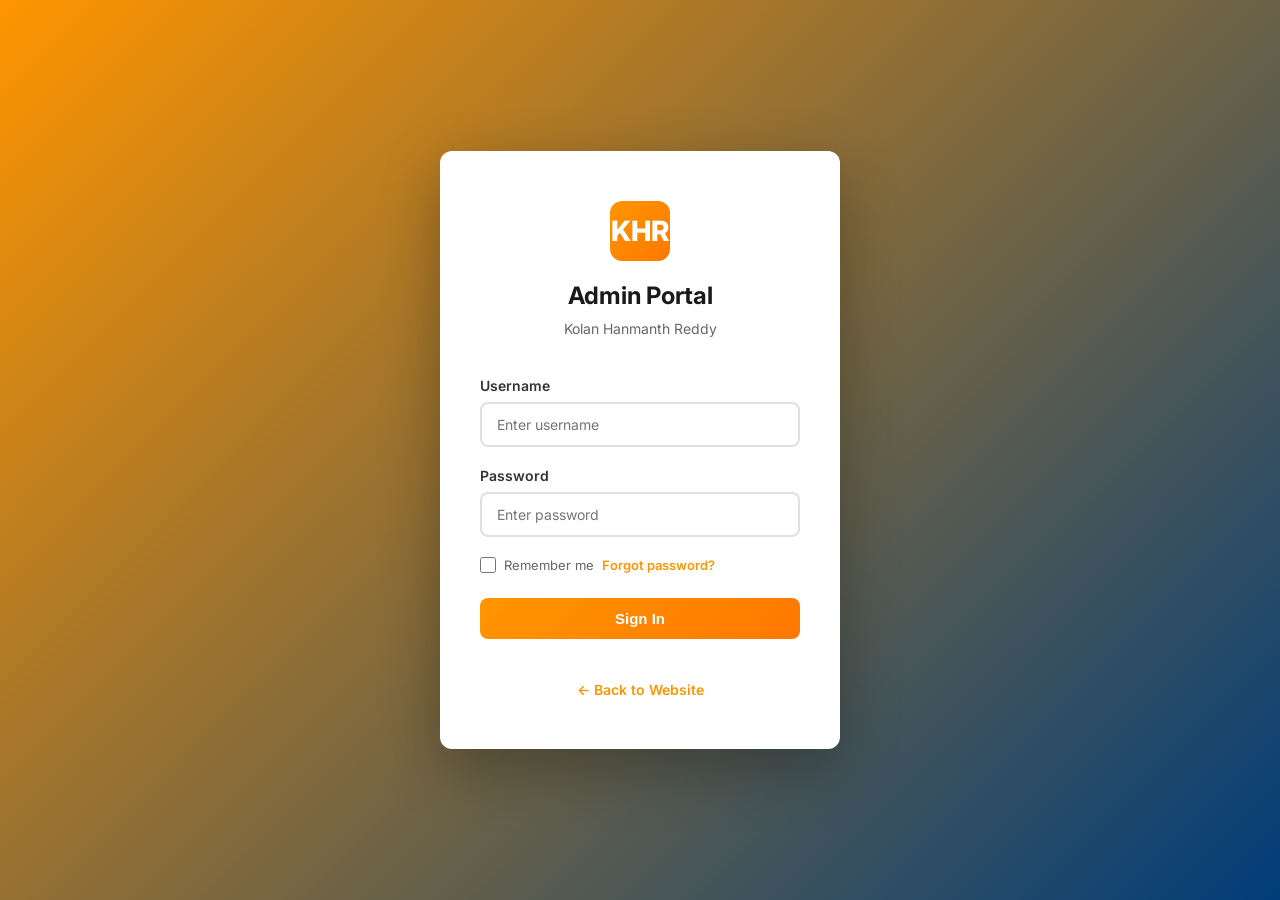
<file: admin/login.html>
<!DOCTYPE html>
<html lang="en">
<head>
    <meta charset="UTF-8">
    <meta name="viewport" content="width=device-width, initial-scale=1.0">
    <title>Admin Login - Kolan Hanmanth Reddy</title>
    <link href="https://fonts.googleapis.com/css2?family=Inter:wght@300;400;500;600;700;800&display=swap" rel="stylesheet">
    <link rel="stylesheet" href="https://cdnjs.cloudflare.com/ajax/libs/font-awesome/6.4.0/css/all.min.css">
    <style>
        * {
            margin: 0;
            padding: 0;
            box-sizing: border-box;
        }

        body {
            font-family: 'Inter', sans-serif;
            background: linear-gradient(135deg, #ff9500 0%, #003d7a 100%);
            min-height: 100vh;
            display: flex;
            justify-content: center;
            align-items: center;
            padding: 20px;
        }

        .login-container {
            background: white;
            border-radius: 12px;
            box-shadow: 0 20px 60px rgba(0, 0, 0, 0.3);
            width: 100%;
            max-width: 400px;
            padding: 50px 40px;
            animation: slideUp 0.5s ease-out;
        }

        @keyframes slideUp {
            from {
                opacity: 0;
                transform: translateY(30px);
            }
            to {
                opacity: 1;
                transform: translateY(0);
            }
        }

        .login-header {
            text-align: center;
            margin-bottom: 40px;
        }

        .login-logo {
            width: 60px;
            height: 60px;
            background: linear-gradient(135deg, #ff9500, #ff7800);
            border-radius: 12px;
            display: flex;
            justify-content: center;
            align-items: center;
            margin: 0 auto 20px;
            font-size: 28px;
            color: white;
            font-weight: 800;
        }

        .login-header h1 {
            font-size: 24px;
            color: #1a1a1a;
            margin-bottom: 10px;
            font-weight: 700;
        }

        .login-header p {
            color: #666;
            font-size: 14px;
        }

        .form-group {
            margin-bottom: 20px;
        }

        .form-group label {
            display: block;
            margin-bottom: 8px;
            color: #333;
            font-weight: 600;
            font-size: 14px;
        }

        .form-group input {
            width: 100%;
            padding: 12px 15px;
            border: 2px solid #e0e0e0;
            border-radius: 8px;
            font-family: 'Inter', sans-serif;
            font-size: 14px;
            transition: all 0.3s;
            background: white;
        }

        .form-group input:focus {
            outline: none;
            border-color: #ff9500;
            box-shadow: 0 0 0 3px rgba(255, 149, 0, 0.1);
        }

        .remember-me {
            display: flex;
            align-items: center;
            gap: 8px;
            margin-bottom: 25px;
        }

        .remember-me input[type="checkbox"] {
            width: 16px;
            height: 16px;
            cursor: pointer;
        }

        .remember-me label {
            margin: 0;
            color: #666;
            font-size: 13px;
            cursor: pointer;
            font-weight: 400;
        }

        .forgot-password {
            float: right;
            color: #ff9500;
            text-decoration: none;
            font-size: 13px;
            font-weight: 600;
            transition: color 0.3s;
        }

        .forgot-password:hover {
            color: #ff7800;
        }

        .clear-float {
            clear: both;
        }

        .login-btn {
            width: 100%;
            padding: 12px;
            background: linear-gradient(135deg, #ff9500, #ff7800);
            color: white;
            border: none;
            border-radius: 8px;
            font-weight: 600;
            font-size: 15px;
            cursor: pointer;
            transition: all 0.3s;
            margin-bottom: 20px;
        }

        .login-btn:hover {
            transform: translateY(-2px);
            box-shadow: 0 8px 20px rgba(255, 149, 0, 0.3);
        }

        .login-btn:active {
            transform: translateY(0);
        }

        .login-btn.loading {
            opacity: 0.7;
            pointer-events: none;
        }

        .signup-link {
            text-align: center;
            color: #666;
            font-size: 14px;
        }

        .signup-link a {
            color: #ff9500;
            text-decoration: none;
            font-weight: 600;
            transition: color 0.3s;
        }

        .signup-link a:hover {
            color: #ff7800;
        }

        .alert {
            padding: 12px 15px;
            border-radius: 8px;
            margin-bottom: 20px;
            font-size: 14px;
            display: none;
        }

        .alert.success {
            background: rgba(76, 175, 80, 0.1);
            color: #4caf50;
            border-left: 4px solid #4caf50;
        }

        .alert.error {
            background: rgba(244, 67, 54, 0.1);
            color: #f44336;
            border-left: 4px solid #f44336;
        }

        .alert.show {
            display: block;
            animation: slideDown 0.3s ease-out;
        }

        @keyframes slideDown {
            from {
                opacity: 0;
                transform: translateY(-10px);
            }
            to {
                opacity: 1;
                transform: translateY(0);
            }
        }

        .spinner {
            display: none;
            width: 16px;
            height: 16px;
            border: 2px solid rgba(255, 255, 255, 0.3);
            border-top-color: white;
            border-radius: 50%;
            animation: rotate 0.8s linear infinite;
            margin-right: 8px;
        }

        .login-btn.loading .spinner {
            display: inline-block;
        }

        @keyframes rotate {
            to { transform: rotate(360deg); }
        }

        .back-link {
            text-align: center;
            margin-top: 20px;
        }

        .back-link a {
            color: #ff9500;
            text-decoration: none;
            font-size: 14px;
            font-weight: 600;
            transition: color 0.3s;
        }

        .back-link a:hover {
            color: #ff7800;
        }
    </style>
</head>
<body>
    <div class="login-container">
        <div class="login-header">
            <div class="login-logo">KHR</div>
            <h1>Admin Portal</h1>
            <p>Kolan Hanmanth Reddy</p>
        </div>

        <div id="alertMessage" class="alert"></div>

        <form id="loginForm">
            <div class="form-group">
                <label for="username">Username</label>
                <input 
                    type="text" 
                    id="username" 
                    name="username" 
                    placeholder="Enter username"
                    required
                    autocomplete="username"
                >
            </div>

            <div class="form-group">
                <label for="password">Password</label>
                <input 
                    type="password" 
                    id="password" 
                    name="password" 
                    placeholder="Enter password"
                    required
                    autocomplete="current-password"
                >
            </div>

            <div class="remember-me">
                <input type="checkbox" id="rememberMe" name="rememberMe">
                <label for="rememberMe">Remember me</label>
                <a href="#" class="forgot-password">Forgot password?</a>
            </div>
            <div class="clear-float"></div>

            <button type="submit" class="login-btn">
                <span class="spinner"></span>
                <span class="btn-text">Sign In</span>
            </button>
        </form>

        <div class="back-link">
            <a href="../index.html">← Back to Website</a>
        </div>
    </div>

    <script>
        const loginForm = document.getElementById('loginForm');
        const alertMessage = document.getElementById('alertMessage');
        const loginBtn = loginForm.querySelector('button[type="submit"]');
        const btnText = loginBtn.querySelector('.btn-text');

        function showAlert(message, type) {
            alertMessage.textContent = message;
            alertMessage.className = `alert ${type} show`;
            
            setTimeout(() => {
                alertMessage.classList.remove('show');
            }, 5000);
        }

        loginForm.addEventListener('submit', async function(e) {
            e.preventDefault();

            const username = document.getElementById('username').value.trim();
            const password = document.getElementById('password').value.trim();
            const rememberMe = document.getElementById('rememberMe').checked;

            if (!username || !password) {
                showAlert('Please fill all fields', 'error');
                return;
            }

            // Disable button
            loginBtn.classList.add('loading');
            btnText.textContent = 'Signing In...';

            try {
                // In a real application, send to backend
                // For now, we'll use a simple demo login
                if (username === 'khr' && password === 'khr@123') {
                    // Store session
                    if (rememberMe) {
                        localStorage.setItem('adminUsername', username);
                    }
                    sessionStorage.setItem('adminLoggedIn', 'true');
                    
                    showAlert('Login successful! Redirecting...', 'success');
                    
                    setTimeout(() => {
                        window.location.href = 'dashboard.html';
                    }, 1500);
                } else {
                    showAlert('Invalid username or password', 'error');
                }
            } catch (error) {
                showAlert('Login failed. Please try again.', 'error');
            } finally {
                loginBtn.classList.remove('loading');
                btnText.textContent = 'Sign In';
                password = '';
            }
        });

        // Pre-fill username if remembered
        window.addEventListener('load', function() {
            const savedUsername = localStorage.getItem('adminUsername');
            if (savedUsername) {
                document.getElementById('username').value = savedUsername;
                document.getElementById('rememberMe').checked = true;
            }
        });
    </script>
</body>
</html>
</file>
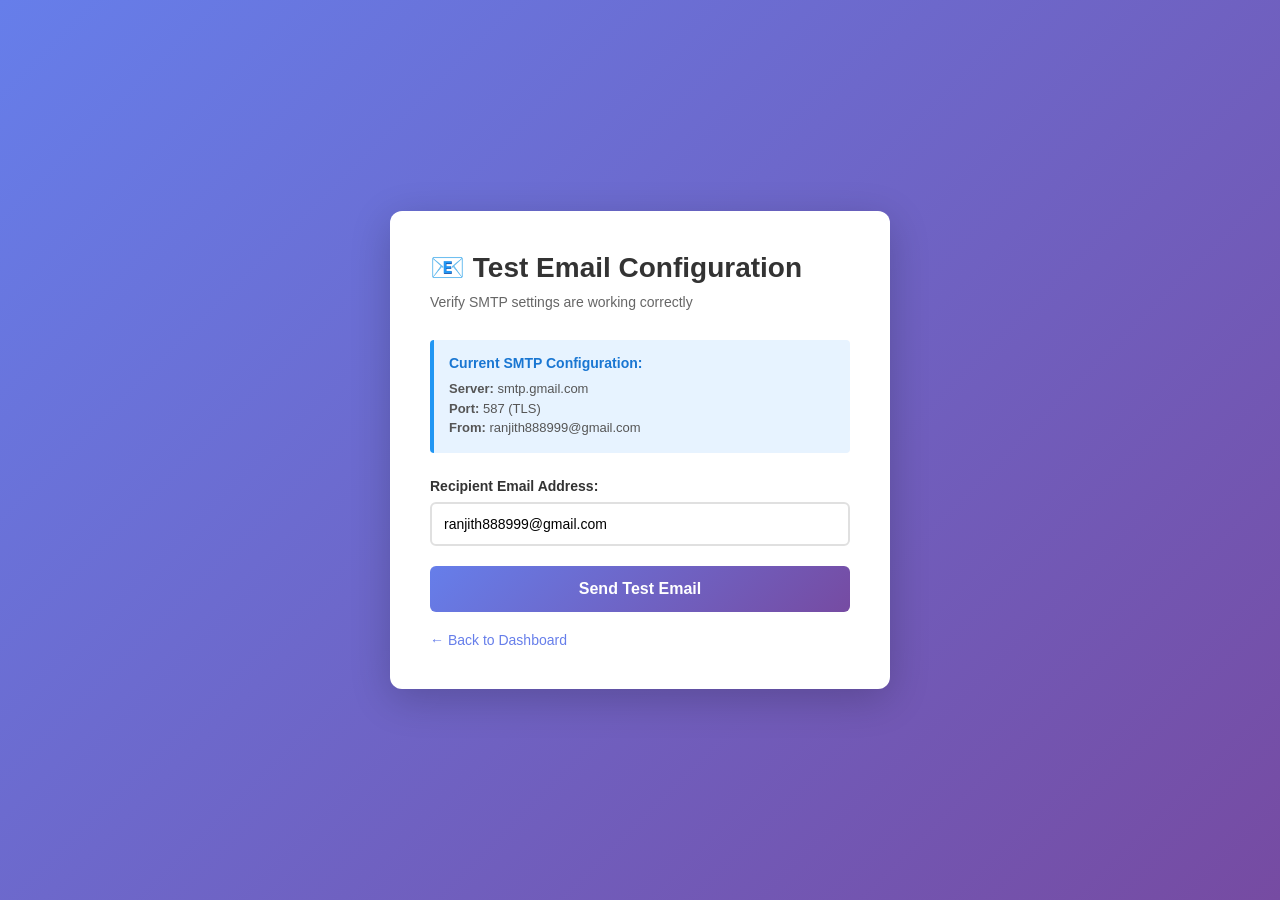
<file: admin/test-email.html>
<!DOCTYPE html>
<html lang="en">
<head>
    <meta charset="UTF-8">
    <meta name="viewport" content="width=device-width, initial-scale=1.0">
    <title>Test Email - KHR Admin</title>
    <style>
        * {
            margin: 0;
            padding: 0;
            box-sizing: border-box;
        }
        
        body {
            font-family: Arial, sans-serif;
            background: linear-gradient(135deg, #667eea 0%, #764ba2 100%);
            min-height: 100vh;
            display: flex;
            align-items: center;
            justify-content: center;
            padding: 20px;
        }
        
        .container {
            background: white;
            padding: 40px;
            border-radius: 12px;
            box-shadow: 0 10px 40px rgba(0, 0, 0, 0.2);
            max-width: 500px;
            width: 100%;
        }
        
        h1 {
            color: #333;
            margin-bottom: 10px;
            font-size: 28px;
        }
        
        .subtitle {
            color: #666;
            margin-bottom: 30px;
            font-size: 14px;
        }
        
        .form-group {
            margin-bottom: 20px;
        }
        
        label {
            display: block;
            margin-bottom: 8px;
            color: #333;
            font-weight: 600;
            font-size: 14px;
        }
        
        input[type="email"] {
            width: 100%;
            padding: 12px;
            border: 2px solid #e0e0e0;
            border-radius: 6px;
            font-size: 14px;
            transition: border-color 0.3s;
        }
        
        input[type="email"]:focus {
            outline: none;
            border-color: #667eea;
        }
        
        .btn {
            width: 100%;
            padding: 14px;
            background: linear-gradient(135deg, #667eea 0%, #764ba2 100%);
            color: white;
            border: none;
            border-radius: 6px;
            font-size: 16px;
            font-weight: 600;
            cursor: pointer;
            transition: transform 0.2s, box-shadow 0.2s;
        }
        
        .btn:hover {
            transform: translateY(-2px);
            box-shadow: 0 5px 20px rgba(102, 126, 234, 0.4);
        }
        
        .btn:active {
            transform: translateY(0);
        }
        
        .btn:disabled {
            opacity: 0.6;
            cursor: not-allowed;
        }
        
        .message {
            margin-top: 20px;
            padding: 12px;
            border-radius: 6px;
            font-size: 14px;
            display: none;
        }
        
        .message.success {
            background: #d4edda;
            color: #155724;
            border: 1px solid #c3e6cb;
        }
        
        .message.error {
            background: #f8d7da;
            color: #721c24;
            border: 1px solid #f5c6cb;
        }
        
        .info-box {
            background: #e7f3ff;
            border-left: 4px solid #2196F3;
            padding: 15px;
            margin-bottom: 25px;
            border-radius: 4px;
        }
        
        .info-box h3 {
            color: #1976D2;
            font-size: 14px;
            margin-bottom: 8px;
        }
        
        .info-box p {
            color: #555;
            font-size: 13px;
            line-height: 1.5;
        }
        
        .back-link {
            display: inline-block;
            margin-top: 20px;
            color: #667eea;
            text-decoration: none;
            font-size: 14px;
        }
        
        .back-link:hover {
            text-decoration: underline;
        }
    </style>
</head>
<body>
    <div class="container">
        <h1>📧 Test Email Configuration</h1>
        <p class="subtitle">Verify SMTP settings are working correctly</p>
        
        <div class="info-box">
            <h3>Current SMTP Configuration:</h3>
            <p>
                <strong>Server:</strong> smtp.gmail.com<br>
                <strong>Port:</strong> 587 (TLS)<br>
                <strong>From:</strong> ranjith888999@gmail.com
            </p>
        </div>
        
        <form id="testEmailForm">
            <div class="form-group">
                <label for="email">Recipient Email Address:</label>
                <input type="email" id="email" name="email" required 
                       placeholder="Enter email address to test" 
                       value="ranjith888999@gmail.com">
            </div>
            
            <button type="submit" class="btn" id="sendBtn">
                Send Test Email
            </button>
        </form>
        
        <div id="message" class="message"></div>
        
        <a href="dashboard.html" class="back-link">← Back to Dashboard</a>
    </div>
    
    <script>
        document.getElementById('testEmailForm').addEventListener('submit', async function(e) {
            e.preventDefault();
            
            const email = document.getElementById('email').value;
            const sendBtn = document.getElementById('sendBtn');
            const messageDiv = document.getElementById('message');
            
            // Disable button and show loading state
            sendBtn.disabled = true;
            sendBtn.textContent = 'Sending...';
            messageDiv.style.display = 'none';
            
            try {
                const response = await fetch('/api/test-email', {
                    method: 'POST',
                    headers: {
                        'Content-Type': 'application/json'
                    },
                    body: JSON.stringify({ email: email })
                });
                
                const result = await response.json();
                
                messageDiv.style.display = 'block';
                
                if (result.success) {
                    messageDiv.className = 'message success';
                    messageDiv.innerHTML = `
                        <strong>✓ Success!</strong><br>
                        ${result.message}<br>
                        <small>Check the inbox/spam folder of ${email}</small>
                    `;
                } else {
                    messageDiv.className = 'message error';
                    messageDiv.innerHTML = `
                        <strong>✗ Error!</strong><br>
                        ${result.message}<br>
                        ${result.details ? '<small>' + result.details.substring(0, 200) + '...</small>' : ''}
                    `;
                }
            } catch (error) {
                messageDiv.style.display = 'block';
                messageDiv.className = 'message error';
                messageDiv.innerHTML = `
                    <strong>✗ Network Error!</strong><br>
                    ${error.message}
                `;
            } finally {
                // Re-enable button
                sendBtn.disabled = false;
                sendBtn.textContent = 'Send Test Email';
            }
        });
    </script>
</body>
</html>
</file>
